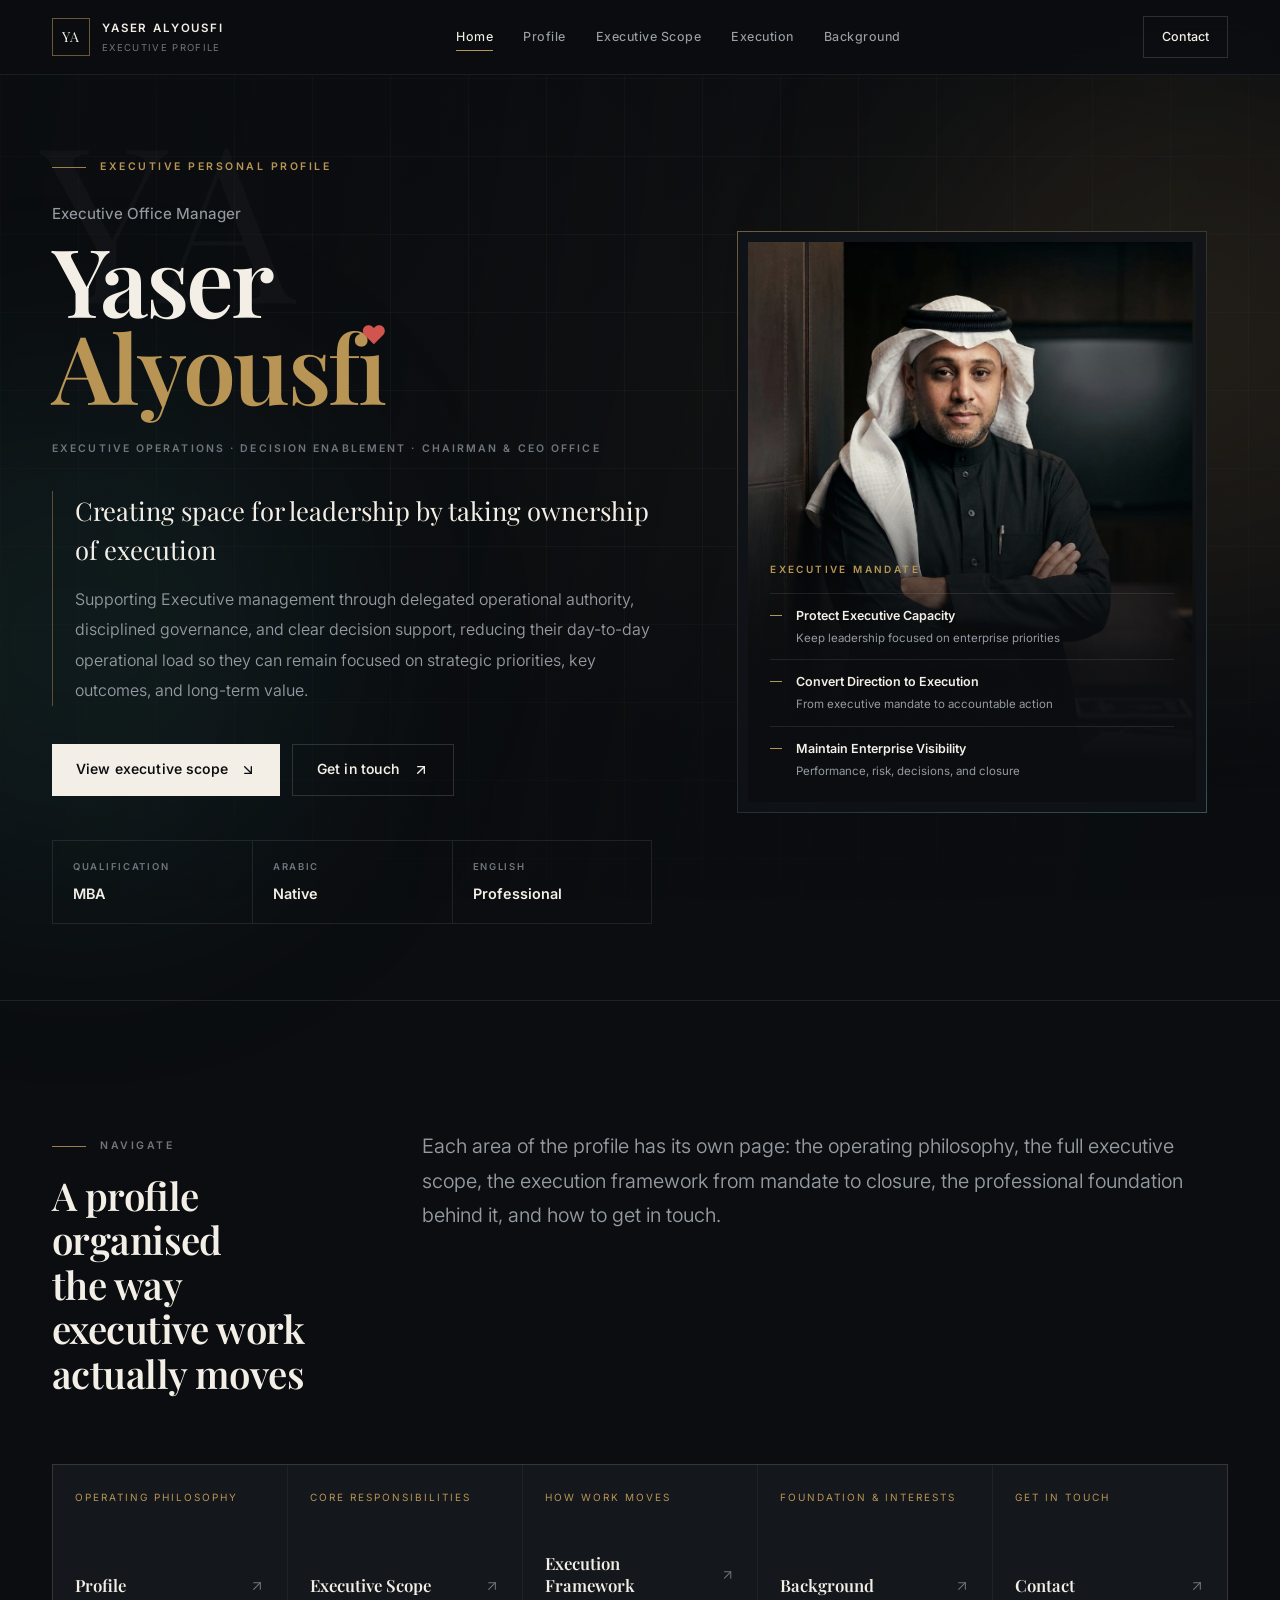
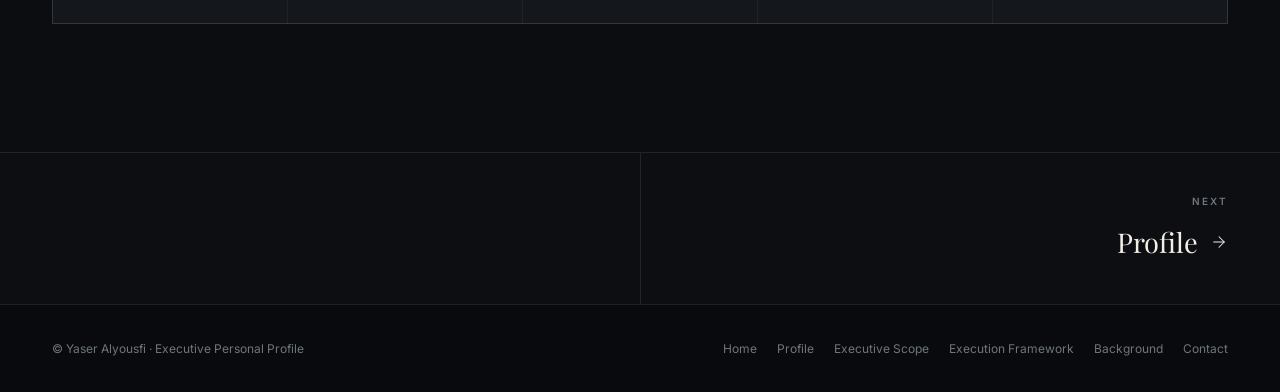
<file: index.html>
<!DOCTYPE html>
<html lang="en" dir="ltr">
<head>
<meta charset="utf-8">
<meta name="google-site-verification" content="k7AUHqNHs8llEsoFFJqwEybPej7fD4JRURA4iB3SpMQ">
<meta name="viewport" content="width=device-width, initial-scale=1">
<title>Yaser Alyousfi | Executive Governance & Strategic Execution</title>
<meta name="description" content="MBA-qualified Executive Office Manager focused on executive governance, Board and leadership alignment, strategic execution, performance visibility, and delegated operations.">
<meta name="author" content="Yaser Alyousfi">
<meta name="theme-color" content="#0b0d10">
<link rel="canonical" href="index.html">
<meta property="og:site_name" content="Yaser Alyousfi">
<meta property="og:title" content="Yaser Alyousfi | Executive Governance & Strategic Execution">
<meta property="og:description" content="MBA-qualified Executive Office Manager focused on executive governance, Board and leadership alignment, strategic execution, performance visibility, and delegated operations.">
<meta property="og:type" content="website">
<meta property="og:image" content="og-banner.png">
<meta property="og:image:alt" content="Yaser Alyousfi — Executive Operations, Board Affairs, AI &amp; Automation">
<meta name="twitter:card" content="summary_large_image">
<meta name="twitter:title" content="Yaser Alyousfi | Executive Governance & Strategic Execution">
<meta name="twitter:description" content="MBA-qualified Executive Office Manager focused on executive governance, Board and leadership alignment, strategic execution, performance visibility, and delegated operations.">
<meta name="twitter:image" content="og-banner.png">
<link rel="icon" href="favicon.svg" type="image/svg+xml">
<link rel="preconnect" href="https://fonts.googleapis.com">
<link rel="preconnect" href="https://fonts.gstatic.com" crossorigin>
<link rel="stylesheet" href="https://fonts.googleapis.com/css2?family=Inter:wght@300;400;500;600&family=Playfair+Display:ital,wght@0,500;0,600;0,700;1,500&display=swap">
<link rel="stylesheet" href="styles.css">
</head>
<body class="page-home">
<a class="skip-link" href="#main">Skip to content</a>
<div class="backdrop" aria-hidden="true"><img src="yaser-alyousfi-portrait.png" alt="" width="516" height="673" decoding="async"></div>
<span class="veil" aria-hidden="true"></span>
<header class="site-header">
  <div class="wrap header-inner">
    <a class="brand" href="index.html" aria-label="Yaser Alyousfi — home">
      <span class="brand-mark">YA</span>
      <span class="brand-text">
        <span class="brand-name">Yaser Alyousfi</span>
        <span class="brand-role">Executive Profile</span>
      </span>
    </a>
    <nav class="nav" aria-label="Primary"><a href="index.html" aria-current="page">Home</a><a href="profile.html">Profile</a><a href="scope.html">Executive Scope</a><a href="execution.html">Execution</a><a href="background.html">Background</a></nav>
    <a class="header-cta" href="contact.html">Contact</a>
    <button class="menu-btn" type="button" aria-expanded="false" aria-controls="mobile-nav" aria-label="Menu">
      <span></span><span></span>
    </button>
  </div>
</header>
<nav class="mobile-nav" id="mobile-nav" aria-label="Mobile" aria-hidden="true">
  <ol><li><a href="index.html" aria-current="page">Home</a></li><li><a href="profile.html">Profile</a></li><li><a href="scope.html">Executive Scope</a></li><li><a href="execution.html">Execution Framework</a></li><li><a href="background.html">Background</a></li><li><a href="contact.html">Contact</a></li></ol>
</nav>
<main id="main">
<section class="hero">
  <div class="grid-bg" aria-hidden="true"></div>
  <div class="glow glow--teal" aria-hidden="true"></div>
  <div class="glow glow--gold" aria-hidden="true"></div>
  <div class="wrap hero-grid">
    <div>
      <p class="eyebrow eyebrow--gold reveal">Executive Personal Profile</p>
      <div style="position:relative;margin-top:26px">
        <span class="hero-watermark" aria-hidden="true">YA</span>
        <p class="hero-role reveal d1">Executive Office Manager</p>
        <h1 class="display reveal d1">Yaser<span class="surname">Alyousf<span class="heart-i" aria-hidden="true">&#305;<span class="heart-dot">&#9829;</span></span><span class="sr-only">i</span></span></h1>
      </div>
      <p class="hero-kicker reveal d2">Executive Operations &middot; Decision Enablement &middot; Chairman &amp; CEO Office</p>
      <div class="hero-tagline reveal d2">
        <p>Creating space for leadership by taking ownership of execution</p>
        <p class="body" style="margin-top:16px;max-width:38rem">Supporting Executive management through delegated operational authority, disciplined governance, and clear decision support, reducing their day-to-day operational load so they can remain focused on strategic priorities, key outcomes, and long-term value.</p>
      </div>
      <div class="hero-actions reveal d3">
        <a class="btn btn--solid btn--down" href="scope.html">View executive scope <svg xmlns="http://www.w3.org/2000/svg" width="16" height="16" viewBox="0 0 24 24" fill="none" stroke="currentColor" stroke-width="2" stroke-linecap="round" stroke-linejoin="round" class="" aria-hidden="true"><path d="m7 7 10 10"/><path d="M17 7v10H7"/></svg></a>
        <a class="btn btn--ghost" href="contact.html">Get in touch <svg xmlns="http://www.w3.org/2000/svg" width="16" height="16" viewBox="0 0 24 24" fill="none" stroke="currentColor" stroke-width="2" stroke-linecap="round" stroke-linejoin="round" class="" aria-hidden="true"><path d="M7 7h10v10"/><path d="M7 17 17 7"/></svg></a>
      </div>
      <dl class="facts reveal d4">
        <div><dt>Qualification</dt><dd>MBA</dd></div>
        <div><dt>Arabic</dt><dd>Native</dd></div>
        <div><dt>English</dt><dd>Professional</dd></div>
      </dl>
    </div>
    <aside aria-label="Executive portrait and mandate">
      <div class="portrait reveal d2">
        <div class="portrait-frame">
          <img src="yaser-alyousfi-portrait.png" alt="Portrait of Yaser Alyousfi" width="516" height="673" fetchpriority="high">
          <div class="portrait-overlay">
            <p class="mandate-title">Executive mandate</p>
            <ul class="mandate">
              <li><span class="dash" aria-hidden="true"></span><span><b>Protect Executive Capacity</b><span class="t">Keep leadership focused on enterprise priorities</span></span></li>
              <li><span class="dash" aria-hidden="true"></span><span><b>Convert Direction to Execution</b><span class="t">From executive mandate to accountable action</span></span></li>
              <li><span class="dash" aria-hidden="true"></span><span><b>Maintain Enterprise Visibility</b><span class="t">Performance, risk, decisions, and closure</span></span></li>
            </ul>
          </div>
        </div>
      </div>
      <div class="portrait-caption reveal d3"><span>Delegated execution</span><span>Clarity / Control / Action</span></div>
    </aside>
  </div>
</section>

<section class="section">
  <div class="wrap">
    <div class="section-head">
      <div>
        <p class="eyebrow reveal">Navigate</p>
        <h2 class="h-lg reveal d1">A profile organised the way executive work actually moves</h2>
      </div>
      <p class="lede reveal d2">Each area of the profile has its own page: the operating philosophy, the full executive scope, the execution framework from mandate to closure, the professional foundation behind it, and how to get in touch.</p>
    </div>
    <div class="explore"><a href="profile.html" class="reveal d2"><span class="idx">Operating philosophy</span><span class="row"><h3>Profile</h3><svg xmlns="http://www.w3.org/2000/svg" width="16" height="16" viewBox="0 0 24 24" fill="none" stroke="currentColor" stroke-width="1.6" stroke-linecap="round" stroke-linejoin="round" class="arrow" aria-hidden="true"><path d="M7 7h10v10"/><path d="M7 17 17 7"/></svg></span></a><a href="scope.html" class="reveal d3"><span class="idx">Core responsibilities</span><span class="row"><h3>Executive Scope</h3><svg xmlns="http://www.w3.org/2000/svg" width="16" height="16" viewBox="0 0 24 24" fill="none" stroke="currentColor" stroke-width="1.6" stroke-linecap="round" stroke-linejoin="round" class="arrow" aria-hidden="true"><path d="M7 7h10v10"/><path d="M7 17 17 7"/></svg></span></a><a href="execution.html" class="reveal d4"><span class="idx">How work moves</span><span class="row"><h3>Execution Framework</h3><svg xmlns="http://www.w3.org/2000/svg" width="16" height="16" viewBox="0 0 24 24" fill="none" stroke="currentColor" stroke-width="1.6" stroke-linecap="round" stroke-linejoin="round" class="arrow" aria-hidden="true"><path d="M7 7h10v10"/><path d="M7 17 17 7"/></svg></span></a><a href="background.html" class="reveal"><span class="idx">Foundation & interests</span><span class="row"><h3>Background</h3><svg xmlns="http://www.w3.org/2000/svg" width="16" height="16" viewBox="0 0 24 24" fill="none" stroke="currentColor" stroke-width="1.6" stroke-linecap="round" stroke-linejoin="round" class="arrow" aria-hidden="true"><path d="M7 7h10v10"/><path d="M7 17 17 7"/></svg></span></a><a href="contact.html" class="reveal d2"><span class="idx">Get in touch</span><span class="row"><h3>Contact</h3><svg xmlns="http://www.w3.org/2000/svg" width="16" height="16" viewBox="0 0 24 24" fill="none" stroke="currentColor" stroke-width="1.6" stroke-linecap="round" stroke-linejoin="round" class="arrow" aria-hidden="true"><path d="M7 7h10v10"/><path d="M7 17 17 7"/></svg></span></a></div>
  </div>
</section>
<nav class="pager" aria-label="Page navigation"><div class="wrap pager-row"><span class="spacer" aria-hidden="true"></span><a class="next" href="profile.html"><span class="dir">Next</span><span class="ttl">Profile <svg xmlns="http://www.w3.org/2000/svg" width="18" height="18" viewBox="0 0 24 24" fill="none" stroke="currentColor" stroke-width="1.4" stroke-linecap="round" stroke-linejoin="round" class="" aria-hidden="true"><path d="M5 12h14"/><path d="m12 5 7 7-7 7"/></svg></span></a></div></nav></main><footer class="site-footer">
  <div class="wrap footer-inner">
    <span>&copy; Yaser Alyousfi &middot; Executive Personal Profile</span>
    <nav class="footer-nav" aria-label="Footer"><a href="index.html">Home</a><a href="profile.html">Profile</a><a href="scope.html">Executive Scope</a><a href="execution.html">Execution Framework</a><a href="background.html">Background</a><a href="contact.html">Contact</a></nav>
  </div>
</footer>
<script src="app.js" defer></script>
</body>
</html>
</file>
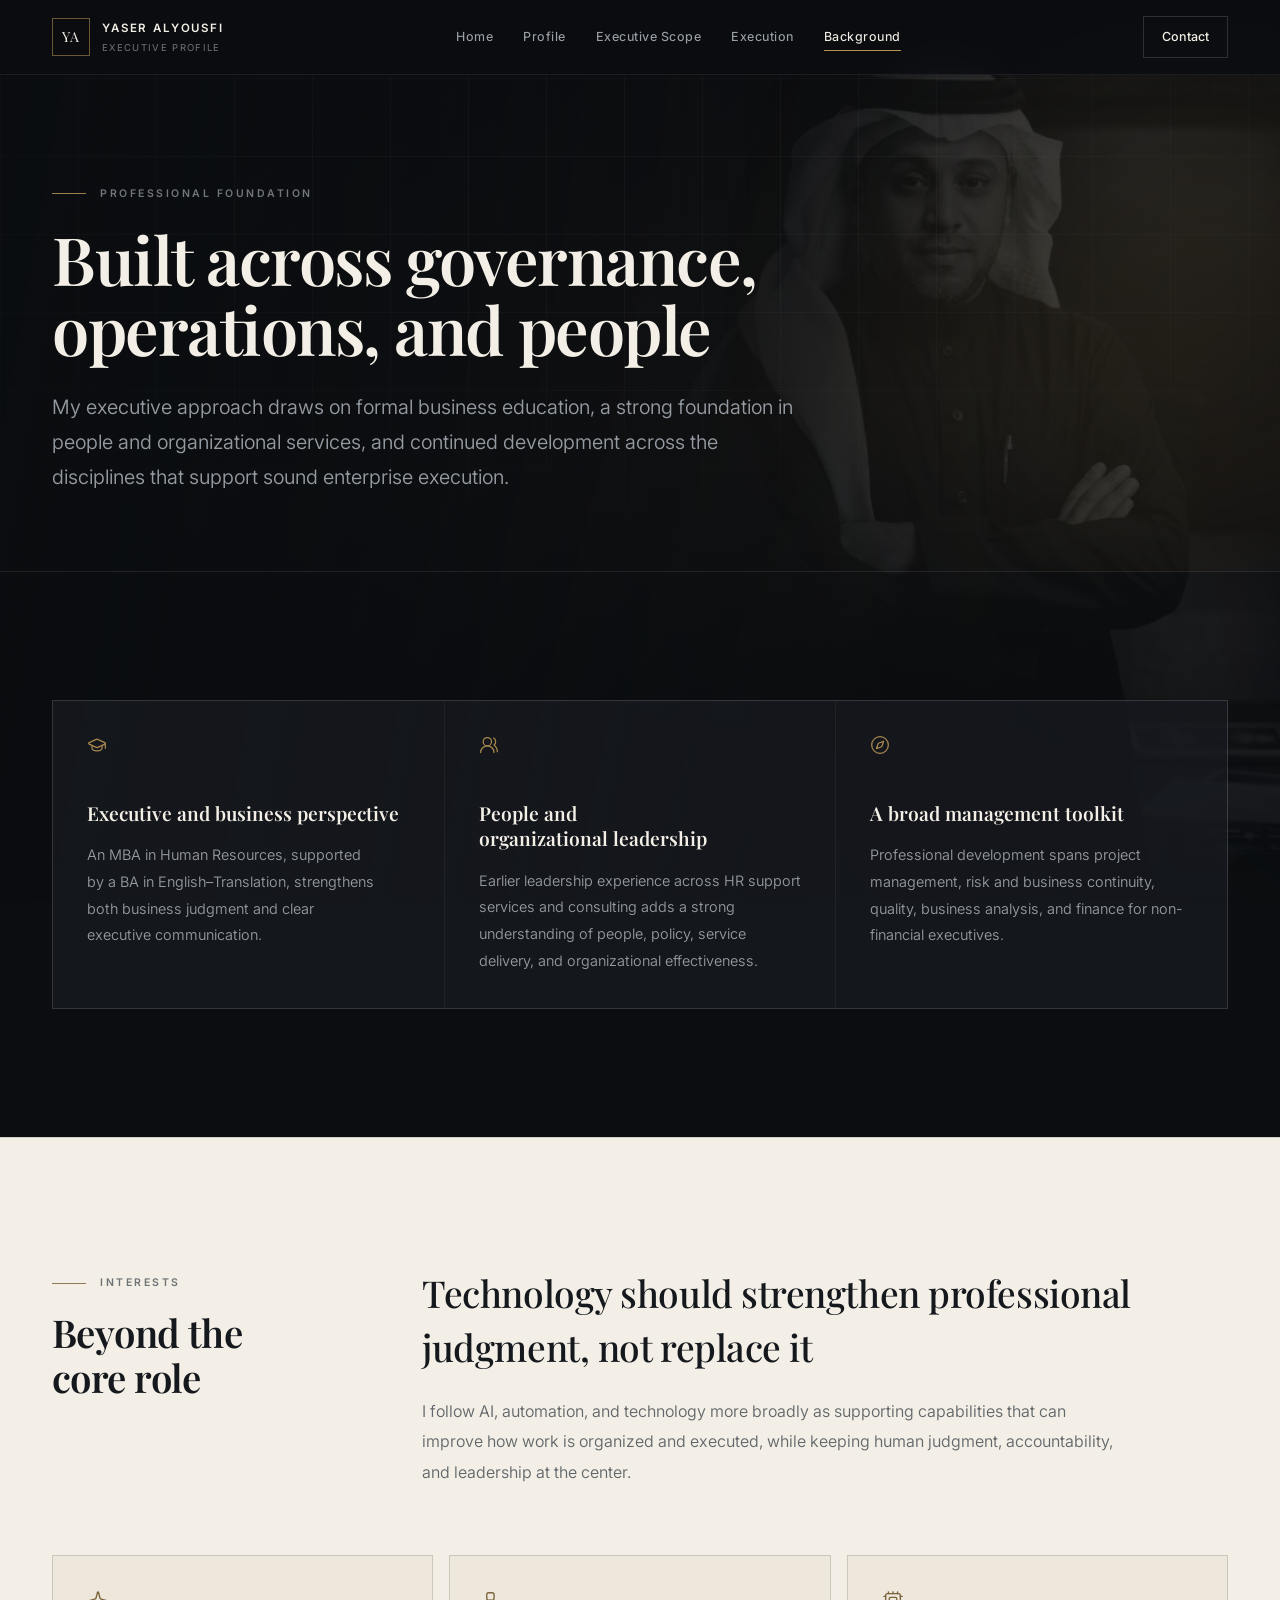
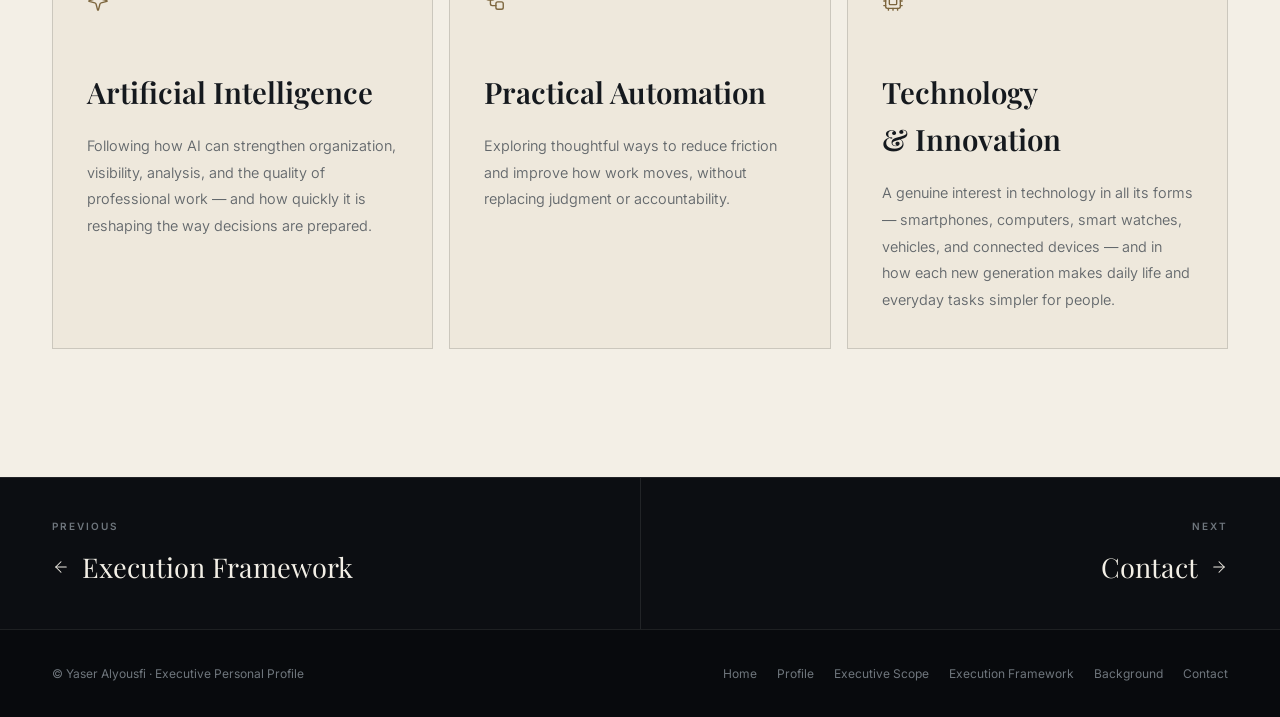
<file: background.html>
<!DOCTYPE html>
<html lang="en" dir="ltr">
<head>
<meta charset="utf-8">
<meta name="viewport" content="width=device-width, initial-scale=1">
<title>Background | Yaser Alyousfi</title>
<meta name="description" content="Professional foundation across business education, people and organizational services, and continued development, plus interests in AI, automation, and technology.">
<meta name="author" content="Yaser Alyousfi">
<meta name="theme-color" content="#0b0d10">
<link rel="canonical" href="background.html">
<meta property="og:site_name" content="Yaser Alyousfi">
<meta property="og:title" content="Background | Yaser Alyousfi">
<meta property="og:description" content="Professional foundation across business education, people and organizational services, and continued development, plus interests in AI, automation, and technology.">
<meta property="og:type" content="website">
<meta property="og:image" content="og-banner.png">
<meta property="og:image:alt" content="Yaser Alyousfi — Executive Operations, Board Affairs, AI &amp; Automation">
<meta name="twitter:card" content="summary_large_image">
<meta name="twitter:title" content="Background | Yaser Alyousfi">
<meta name="twitter:description" content="Professional foundation across business education, people and organizational services, and continued development, plus interests in AI, automation, and technology.">
<meta name="twitter:image" content="og-banner.png">
<link rel="icon" href="favicon.svg" type="image/svg+xml">
<link rel="preconnect" href="https://fonts.googleapis.com">
<link rel="preconnect" href="https://fonts.gstatic.com" crossorigin>
<link rel="stylesheet" href="https://fonts.googleapis.com/css2?family=Inter:wght@300;400;500;600&family=Playfair+Display:ital,wght@0,500;0,600;0,700;1,500&display=swap">
<link rel="stylesheet" href="styles.css">
</head>
<body class="page-inner">
<a class="skip-link" href="#main">Skip to content</a>
<div class="backdrop" aria-hidden="true"><img src="yaser-alyousfi-portrait.png" alt="" width="516" height="673" decoding="async"></div>
<span class="veil" aria-hidden="true"></span>
<header class="site-header">
  <div class="wrap header-inner">
    <a class="brand" href="index.html" aria-label="Yaser Alyousfi — home">
      <span class="brand-mark">YA</span>
      <span class="brand-text">
        <span class="brand-name">Yaser Alyousfi</span>
        <span class="brand-role">Executive Profile</span>
      </span>
    </a>
    <nav class="nav" aria-label="Primary"><a href="index.html">Home</a><a href="profile.html">Profile</a><a href="scope.html">Executive Scope</a><a href="execution.html">Execution</a><a href="background.html" aria-current="page">Background</a></nav>
    <a class="header-cta" href="contact.html">Contact</a>
    <button class="menu-btn" type="button" aria-expanded="false" aria-controls="mobile-nav" aria-label="Menu">
      <span></span><span></span>
    </button>
  </div>
</header>
<nav class="mobile-nav" id="mobile-nav" aria-label="Mobile" aria-hidden="true">
  <ol><li><a href="index.html">Home</a></li><li><a href="profile.html">Profile</a></li><li><a href="scope.html">Executive Scope</a></li><li><a href="execution.html">Execution Framework</a></li><li><a href="background.html" aria-current="page">Background</a></li><li><a href="contact.html">Contact</a></li></ol>
</nav>
<main id="main"><section class="page-hero">
  <div class="grid-bg" aria-hidden="true"></div><div class="glow glow--gold" aria-hidden="true"></div>
  <div class="wrap">
    <p class="eyebrow reveal">Professional Foundation</p>
    <h1 class="h-xl reveal d1">Built across governance, operations, and people</h1>
    <p class="lede reveal d2">My executive approach draws on formal business education, a strong foundation in people and organizational services, and continued development across the disciplines that support sound enterprise execution.</p>
  </div>
</section>
<section class="section">
  <div class="wrap">
    <div class="grid-cards grid-cards--3"><article class="card reveal"><svg xmlns="http://www.w3.org/2000/svg" width="20" height="20" viewBox="0 0 24 24" fill="none" stroke="currentColor" stroke-width="1.5" stroke-linecap="round" stroke-linejoin="round" class="card-icon" aria-hidden="true"><path d="M21.42 10.922a1 1 0 0 0-.019-1.838L12.83 5.18a2 2 0 0 0-1.66 0L2.6 9.08a1 1 0 0 0 0 1.832l8.57 3.908a2 2 0 0 0 1.66 0z"/><path d="M22 10v6"/><path d="M6 12.5V16a6 3 0 0 0 12 0v-3.5"/></svg><h3>Executive and business perspective</h3><p>An MBA in Human Resources, supported by a BA in English&ndash;Translation, strengthens both business judgment and clear executive communication.</p></article><article class="card reveal d2"><svg xmlns="http://www.w3.org/2000/svg" width="20" height="20" viewBox="0 0 24 24" fill="none" stroke="currentColor" stroke-width="1.5" stroke-linecap="round" stroke-linejoin="round" class="card-icon" aria-hidden="true"><path d="M18 21a8 8 0 0 0-16 0"/><circle cx="10" cy="8" r="5"/><path d="M22 20c0-3.37-2-6.5-4-8a5 5 0 0 0-.45-8.3"/></svg><h3>People and organizational leadership</h3><p>Earlier leadership experience across HR support services and consulting adds a strong understanding of people, policy, service delivery, and organizational effectiveness.</p></article><article class="card reveal d3"><svg xmlns="http://www.w3.org/2000/svg" width="20" height="20" viewBox="0 0 24 24" fill="none" stroke="currentColor" stroke-width="1.5" stroke-linecap="round" stroke-linejoin="round" class="card-icon" aria-hidden="true"><path d="m16.24 7.76-1.804 5.411a2 2 0 0 1-1.265 1.265L7.76 16.24l1.804-5.411a2 2 0 0 1 1.265-1.265z"/><circle cx="12" cy="12" r="10"/></svg><h3>A broad management toolkit</h3><p>Professional development spans project management, risk and business continuity, quality, business analysis, and finance for non-financial executives.</p></article></div>
  </div>
</section>

<section class="section section--light">
  <div class="wrap">
    <div class="section-head">
      <div>
        <p class="eyebrow reveal">Interests</p>
        <h2 class="h-lg reveal d1">Beyond the core role</h2>
      </div>
      <div>
        <p class="statement reveal d1">Technology should strengthen professional judgment, not replace it</p>
        <p class="body reveal d2" style="margin-top:22px;max-width:44rem">I follow AI, automation, and technology more broadly as supporting capabilities that can improve how work is organized and executed, while keeping human judgment, accountability, and leadership at the center.</p>
      </div>
    </div>
    <div class="interests"><article class="interest reveal"><svg xmlns="http://www.w3.org/2000/svg" width="22" height="22" viewBox="0 0 24 24" fill="none" stroke="currentColor" stroke-width="1.5" stroke-linecap="round" stroke-linejoin="round" class="" aria-hidden="true"><path d="M9.937 15.5A2 2 0 0 0 8.5 14.063l-6.135-1.582a.5.5 0 0 1 0-.962L8.5 9.936A2 2 0 0 0 9.937 8.5l1.582-6.135a.5.5 0 0 1 .963 0L14.063 8.5A2 2 0 0 0 15.5 9.937l6.135 1.581a.5.5 0 0 1 0 .964L15.5 14.063a2 2 0 0 0-1.437 1.437l-1.582 6.135a.5.5 0 0 1-.963 0z"/></svg><h3>Artificial Intelligence</h3><p>Following how AI can strengthen organization, visibility, analysis, and the quality of professional work &mdash; and how quickly it is reshaping the way decisions are prepared.</p></article><article class="interest reveal d2"><svg xmlns="http://www.w3.org/2000/svg" width="22" height="22" viewBox="0 0 24 24" fill="none" stroke="currentColor" stroke-width="1.5" stroke-linecap="round" stroke-linejoin="round" class="" aria-hidden="true"><rect width="8" height="8" x="3" y="3" rx="2"/><path d="M7 11v4a2 2 0 0 0 2 2h4"/><rect width="8" height="8" x="13" y="13" rx="2"/></svg><h3>Practical Automation</h3><p>Exploring thoughtful ways to reduce friction and improve how work moves, without replacing judgment or accountability.</p></article><article class="interest reveal d3"><svg xmlns="http://www.w3.org/2000/svg" width="22" height="22" viewBox="0 0 24 24" fill="none" stroke="currentColor" stroke-width="1.5" stroke-linecap="round" stroke-linejoin="round" class="" aria-hidden="true"><path d="M12 20v2"/><path d="M12 2v2"/><path d="M17 20v2"/><path d="M17 2v2"/><path d="M2 12h2"/><path d="M2 17h2"/><path d="M2 7h2"/><path d="M20 12h2"/><path d="M20 17h2"/><path d="M20 7h2"/><path d="M7 20v2"/><path d="M7 2v2"/><rect x="4" y="4" width="16" height="16" rx="2"/><rect x="8" y="8" width="8" height="8" rx="1"/></svg><h3>Technology &amp; Innovation</h3><p>A genuine interest in technology in all its forms &mdash; smartphones, computers, smart watches, vehicles, and connected devices &mdash; and in how each new generation makes daily life and everyday tasks simpler for people.</p></article></div>
  </div>
</section>
<nav class="pager" aria-label="Page navigation"><div class="wrap pager-row"><a class="prev" href="execution.html"><span class="dir">Previous</span><span class="ttl"><svg xmlns="http://www.w3.org/2000/svg" width="18" height="18" viewBox="0 0 24 24" fill="none" stroke="currentColor" stroke-width="1.4" stroke-linecap="round" stroke-linejoin="round" class="" aria-hidden="true"><path d="m12 19-7-7 7-7"/><path d="M19 12H5"/></svg> Execution Framework</span></a><a class="next" href="contact.html"><span class="dir">Next</span><span class="ttl">Contact <svg xmlns="http://www.w3.org/2000/svg" width="18" height="18" viewBox="0 0 24 24" fill="none" stroke="currentColor" stroke-width="1.4" stroke-linecap="round" stroke-linejoin="round" class="" aria-hidden="true"><path d="M5 12h14"/><path d="m12 5 7 7-7 7"/></svg></span></a></div></nav></main><footer class="site-footer">
  <div class="wrap footer-inner">
    <span>&copy; Yaser Alyousfi &middot; Executive Personal Profile</span>
    <nav class="footer-nav" aria-label="Footer"><a href="index.html">Home</a><a href="profile.html">Profile</a><a href="scope.html">Executive Scope</a><a href="execution.html">Execution Framework</a><a href="background.html">Background</a><a href="contact.html">Contact</a></nav>
  </div>
</footer>
<script src="app.js" defer></script>
</body>
</html>
</file>
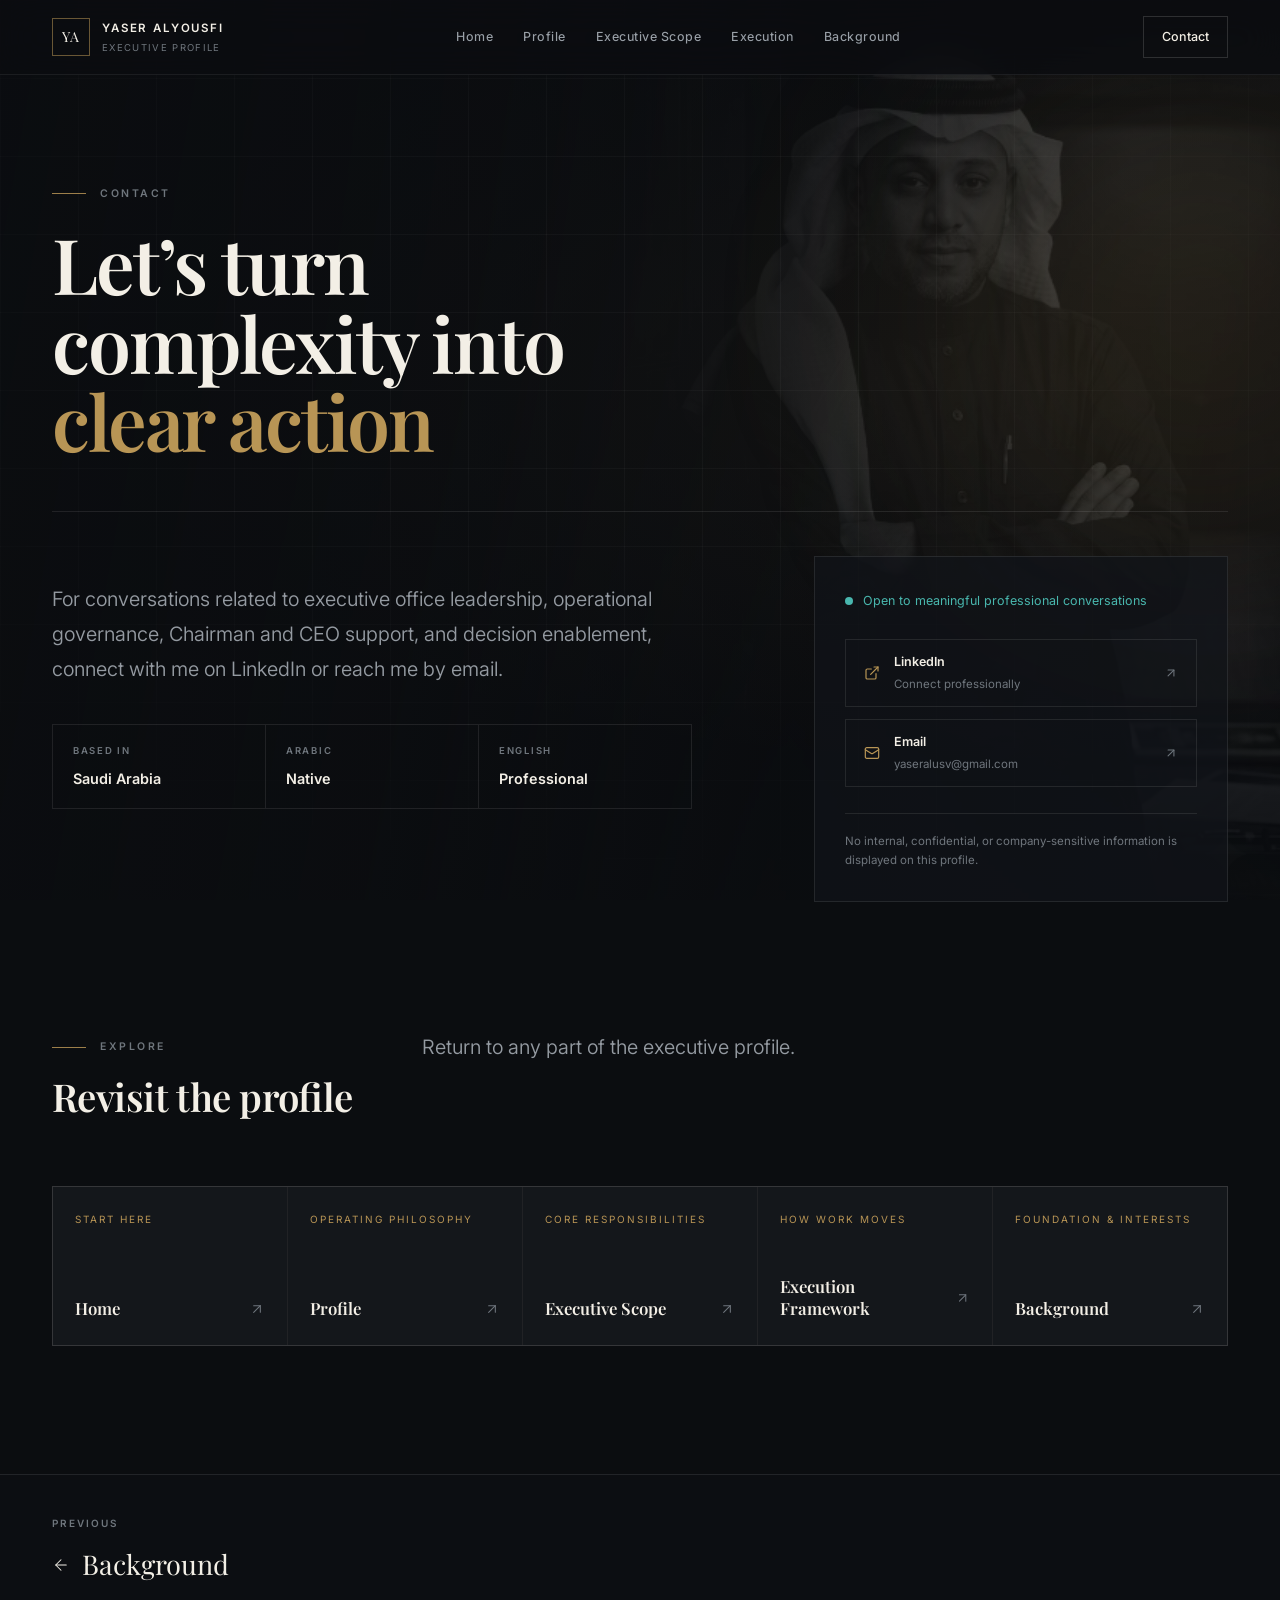
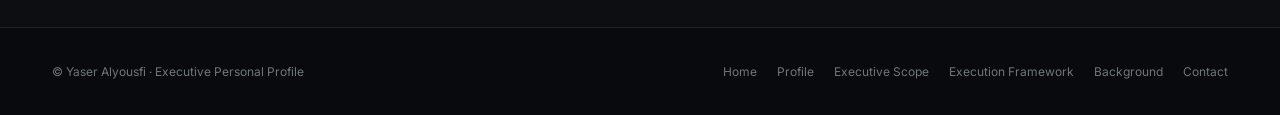
<file: contact.html>
<!DOCTYPE html>
<html lang="en" dir="ltr">
<head>
<meta charset="utf-8">
<meta name="viewport" content="width=device-width, initial-scale=1">
<title>Contact | Yaser Alyousfi</title>
<meta name="description" content="Connect for conversations on executive office leadership, operational governance, Chairman and CEO support, and decision enablement.">
<meta name="author" content="Yaser Alyousfi">
<meta name="theme-color" content="#0b0d10">
<link rel="canonical" href="contact.html">
<meta property="og:site_name" content="Yaser Alyousfi">
<meta property="og:title" content="Contact | Yaser Alyousfi">
<meta property="og:description" content="Connect for conversations on executive office leadership, operational governance, Chairman and CEO support, and decision enablement.">
<meta property="og:type" content="website">
<meta property="og:image" content="og-banner.png">
<meta property="og:image:alt" content="Yaser Alyousfi — Executive Operations, Board Affairs, AI &amp; Automation">
<meta name="twitter:card" content="summary_large_image">
<meta name="twitter:title" content="Contact | Yaser Alyousfi">
<meta name="twitter:description" content="Connect for conversations on executive office leadership, operational governance, Chairman and CEO support, and decision enablement.">
<meta name="twitter:image" content="og-banner.png">
<link rel="icon" href="favicon.svg" type="image/svg+xml">
<link rel="preconnect" href="https://fonts.googleapis.com">
<link rel="preconnect" href="https://fonts.gstatic.com" crossorigin>
<link rel="stylesheet" href="https://fonts.googleapis.com/css2?family=Inter:wght@300;400;500;600&family=Playfair+Display:ital,wght@0,500;0,600;0,700;1,500&display=swap">
<link rel="stylesheet" href="styles.css">
</head>
<body class="page-inner">
<a class="skip-link" href="#main">Skip to content</a>
<div class="backdrop" aria-hidden="true"><img src="yaser-alyousfi-portrait.png" alt="" width="516" height="673" decoding="async"></div>
<span class="veil" aria-hidden="true"></span>
<header class="site-header">
  <div class="wrap header-inner">
    <a class="brand" href="index.html" aria-label="Yaser Alyousfi — home">
      <span class="brand-mark">YA</span>
      <span class="brand-text">
        <span class="brand-name">Yaser Alyousfi</span>
        <span class="brand-role">Executive Profile</span>
      </span>
    </a>
    <nav class="nav" aria-label="Primary"><a href="index.html">Home</a><a href="profile.html">Profile</a><a href="scope.html">Executive Scope</a><a href="execution.html">Execution</a><a href="background.html">Background</a></nav>
    <a class="header-cta" href="contact.html" aria-current="page">Contact</a>
    <button class="menu-btn" type="button" aria-expanded="false" aria-controls="mobile-nav" aria-label="Menu">
      <span></span><span></span>
    </button>
  </div>
</header>
<nav class="mobile-nav" id="mobile-nav" aria-label="Mobile" aria-hidden="true">
  <ol><li><a href="index.html">Home</a></li><li><a href="profile.html">Profile</a></li><li><a href="scope.html">Executive Scope</a></li><li><a href="execution.html">Execution Framework</a></li><li><a href="background.html">Background</a></li><li><a href="contact.html" aria-current="page">Contact</a></li></ol>
</nav>
<main id="main">
<section class="page-hero" style="padding-bottom:0;border-bottom:0">
  <div class="grid-bg" aria-hidden="true"></div>
  <div class="glow glow--gold" aria-hidden="true"></div>
  <div class="wrap">
    <p class="eyebrow reveal">Contact</p>
    <h1 class="display reveal d1" style="margin-top:22px;max-width:14ch;font-size:clamp(2.6rem,6vw,5.4rem);line-height:1.02">Let&rsquo;s turn complexity into <span class="gold">clear action</span></h1>
    <div class="contact-grid">
      <div>
        <p class="lede reveal d2" style="max-width:52ch">For conversations related to executive office leadership, operational governance, Chairman and CEO support, and decision enablement, connect with me on LinkedIn or reach me by email.</p>
        <dl class="facts reveal d3" style="margin-top:38px">
          <div><dt>Based in</dt><dd>Saudi Arabia</dd></div>
          <div><dt>Arabic</dt><dd>Native</dd></div>
          <div><dt>English</dt><dd>Professional</dd></div>
        </dl>
      </div>
      <aside class="contact-card reveal d2">
        <p class="status"><span class="pulse" aria-hidden="true"></span> Open to meaningful professional conversations</p>
        <div class="contact-links">
          <a class="contact-link" href="https://www.linkedin.com/in/yaser-alyousfi/" target="_blank" rel="noreferrer">
            <span class="lhs"><svg xmlns="http://www.w3.org/2000/svg" width="16" height="16" viewBox="0 0 24 24" fill="none" stroke="currentColor" stroke-width="1.8" stroke-linecap="round" stroke-linejoin="round" class="" aria-hidden="true"><path d="M15 3h6v6"/><path d="M10 14 21 3"/><path d="M18 13v6a2 2 0 0 1-2 2H5a2 2 0 0 1-2-2V8a2 2 0 0 1 2-2h6"/></svg><span><b>LinkedIn</b><span class="t">Connect professionally</span></span></span>
            <svg xmlns="http://www.w3.org/2000/svg" width="14" height="14" viewBox="0 0 24 24" fill="none" stroke="currentColor" stroke-width="1.8" stroke-linecap="round" stroke-linejoin="round" class="arrow" aria-hidden="true"><path d="M7 7h10v10"/><path d="M7 17 17 7"/></svg>
          </a>
          <a class="contact-link" href="mailto:yaseralusv@gmail.com">
            <span class="lhs"><svg xmlns="http://www.w3.org/2000/svg" width="16" height="16" viewBox="0 0 24 24" fill="none" stroke="currentColor" stroke-width="1.8" stroke-linecap="round" stroke-linejoin="round" class="" aria-hidden="true"><path d="m22 7-8.991 5.727a2 2 0 0 1-2.009 0L2 7"/><rect x="2" y="4" width="20" height="16" rx="2"/></svg><span><b>Email</b><span class="t">yaseralusv@gmail.com</span></span></span>
            <svg xmlns="http://www.w3.org/2000/svg" width="14" height="14" viewBox="0 0 24 24" fill="none" stroke="currentColor" stroke-width="1.8" stroke-linecap="round" stroke-linejoin="round" class="arrow" aria-hidden="true"><path d="M7 7h10v10"/><path d="M7 17 17 7"/></svg>
          </a>
        </div>
        <p class="contact-note">No internal, confidential, or company-sensitive information is displayed on this profile.</p>
      </aside>
    </div>
  </div>
</section>

<section class="section">
  <div class="wrap">
    <div class="section-head">
      <div>
        <p class="eyebrow reveal">Explore</p>
        <h2 class="h-lg reveal d1">Revisit the profile</h2>
      </div>
      <p class="lede reveal d2">Return to any part of the executive profile.</p>
    </div>
    <div class="explore"><a href="index.html" class="reveal"><span class="idx">Start here</span><span class="row"><h3>Home</h3><svg xmlns="http://www.w3.org/2000/svg" width="16" height="16" viewBox="0 0 24 24" fill="none" stroke="currentColor" stroke-width="1.6" stroke-linecap="round" stroke-linejoin="round" class="arrow" aria-hidden="true"><path d="M7 7h10v10"/><path d="M7 17 17 7"/></svg></span></a><a href="profile.html" class="reveal d2"><span class="idx">Operating philosophy</span><span class="row"><h3>Profile</h3><svg xmlns="http://www.w3.org/2000/svg" width="16" height="16" viewBox="0 0 24 24" fill="none" stroke="currentColor" stroke-width="1.6" stroke-linecap="round" stroke-linejoin="round" class="arrow" aria-hidden="true"><path d="M7 7h10v10"/><path d="M7 17 17 7"/></svg></span></a><a href="scope.html" class="reveal d3"><span class="idx">Core responsibilities</span><span class="row"><h3>Executive Scope</h3><svg xmlns="http://www.w3.org/2000/svg" width="16" height="16" viewBox="0 0 24 24" fill="none" stroke="currentColor" stroke-width="1.6" stroke-linecap="round" stroke-linejoin="round" class="arrow" aria-hidden="true"><path d="M7 7h10v10"/><path d="M7 17 17 7"/></svg></span></a><a href="execution.html" class="reveal d4"><span class="idx">How work moves</span><span class="row"><h3>Execution Framework</h3><svg xmlns="http://www.w3.org/2000/svg" width="16" height="16" viewBox="0 0 24 24" fill="none" stroke="currentColor" stroke-width="1.6" stroke-linecap="round" stroke-linejoin="round" class="arrow" aria-hidden="true"><path d="M7 7h10v10"/><path d="M7 17 17 7"/></svg></span></a><a href="background.html" class="reveal"><span class="idx">Foundation & interests</span><span class="row"><h3>Background</h3><svg xmlns="http://www.w3.org/2000/svg" width="16" height="16" viewBox="0 0 24 24" fill="none" stroke="currentColor" stroke-width="1.6" stroke-linecap="round" stroke-linejoin="round" class="arrow" aria-hidden="true"><path d="M7 7h10v10"/><path d="M7 17 17 7"/></svg></span></a></div>
  </div>
</section>
<nav class="pager" aria-label="Page navigation"><div class="wrap pager-row"><a class="prev" href="background.html"><span class="dir">Previous</span><span class="ttl"><svg xmlns="http://www.w3.org/2000/svg" width="18" height="18" viewBox="0 0 24 24" fill="none" stroke="currentColor" stroke-width="1.4" stroke-linecap="round" stroke-linejoin="round" class="" aria-hidden="true"><path d="m12 19-7-7 7-7"/><path d="M19 12H5"/></svg> Background</span></a><span class="spacer" aria-hidden="true"></span></div></nav></main><footer class="site-footer">
  <div class="wrap footer-inner">
    <span>&copy; Yaser Alyousfi &middot; Executive Personal Profile</span>
    <nav class="footer-nav" aria-label="Footer"><a href="index.html">Home</a><a href="profile.html">Profile</a><a href="scope.html">Executive Scope</a><a href="execution.html">Execution Framework</a><a href="background.html">Background</a><a href="contact.html">Contact</a></nav>
  </div>
</footer>
<script src="app.js" defer></script>
</body>
</html>
</file>
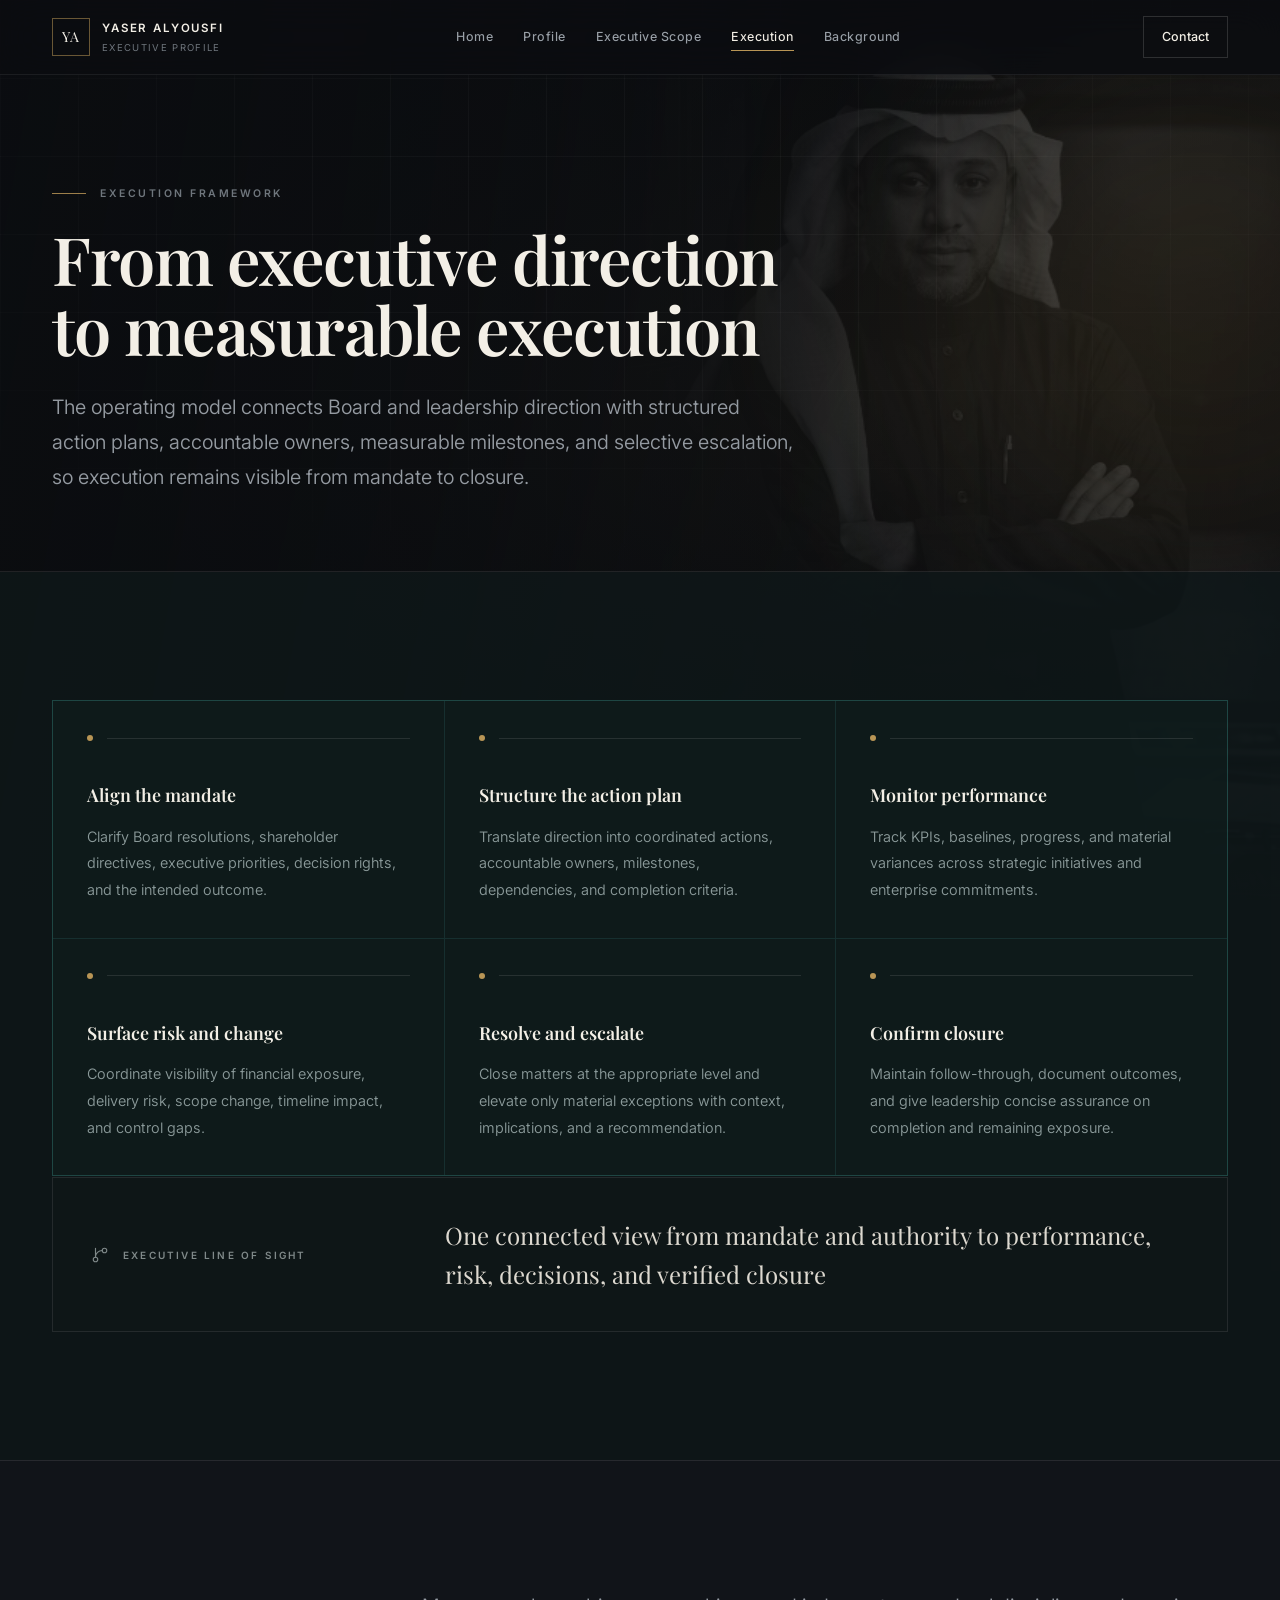
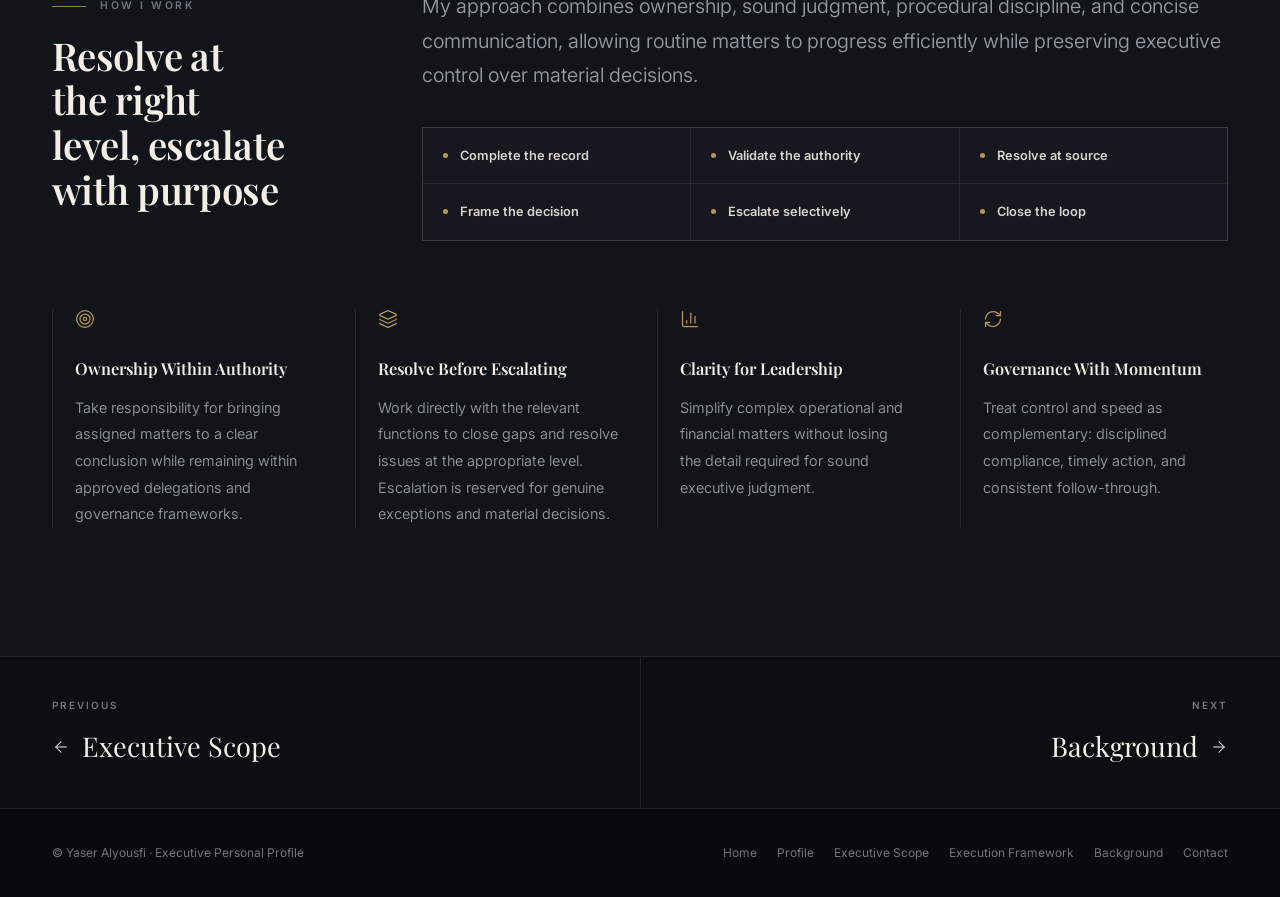
<file: execution.html>
<!DOCTYPE html>
<html lang="en" dir="ltr">
<head>
<meta charset="utf-8">
<meta name="viewport" content="width=device-width, initial-scale=1">
<title>Execution Framework | Yaser Alyousfi</title>
<meta name="description" content="From executive direction to measurable execution: mandate, action plan, performance, risk, resolution, and verified closure.">
<meta name="author" content="Yaser Alyousfi">
<meta name="theme-color" content="#0b0d10">
<link rel="canonical" href="execution.html">
<meta property="og:site_name" content="Yaser Alyousfi">
<meta property="og:title" content="Execution Framework | Yaser Alyousfi">
<meta property="og:description" content="From executive direction to measurable execution: mandate, action plan, performance, risk, resolution, and verified closure.">
<meta property="og:type" content="website">
<meta property="og:image" content="og-banner.png">
<meta property="og:image:alt" content="Yaser Alyousfi — Executive Operations, Board Affairs, AI &amp; Automation">
<meta name="twitter:card" content="summary_large_image">
<meta name="twitter:title" content="Execution Framework | Yaser Alyousfi">
<meta name="twitter:description" content="From executive direction to measurable execution: mandate, action plan, performance, risk, resolution, and verified closure.">
<meta name="twitter:image" content="og-banner.png">
<link rel="icon" href="favicon.svg" type="image/svg+xml">
<link rel="preconnect" href="https://fonts.googleapis.com">
<link rel="preconnect" href="https://fonts.gstatic.com" crossorigin>
<link rel="stylesheet" href="https://fonts.googleapis.com/css2?family=Inter:wght@300;400;500;600&family=Playfair+Display:ital,wght@0,500;0,600;0,700;1,500&display=swap">
<link rel="stylesheet" href="styles.css">
</head>
<body class="page-inner">
<a class="skip-link" href="#main">Skip to content</a>
<div class="backdrop" aria-hidden="true"><img src="yaser-alyousfi-portrait.png" alt="" width="516" height="673" decoding="async"></div>
<span class="veil" aria-hidden="true"></span>
<header class="site-header">
  <div class="wrap header-inner">
    <a class="brand" href="index.html" aria-label="Yaser Alyousfi — home">
      <span class="brand-mark">YA</span>
      <span class="brand-text">
        <span class="brand-name">Yaser Alyousfi</span>
        <span class="brand-role">Executive Profile</span>
      </span>
    </a>
    <nav class="nav" aria-label="Primary"><a href="index.html">Home</a><a href="profile.html">Profile</a><a href="scope.html">Executive Scope</a><a href="execution.html" aria-current="page">Execution</a><a href="background.html">Background</a></nav>
    <a class="header-cta" href="contact.html">Contact</a>
    <button class="menu-btn" type="button" aria-expanded="false" aria-controls="mobile-nav" aria-label="Menu">
      <span></span><span></span>
    </button>
  </div>
</header>
<nav class="mobile-nav" id="mobile-nav" aria-label="Mobile" aria-hidden="true">
  <ol><li><a href="index.html">Home</a></li><li><a href="profile.html">Profile</a></li><li><a href="scope.html">Executive Scope</a></li><li><a href="execution.html" aria-current="page">Execution Framework</a></li><li><a href="background.html">Background</a></li><li><a href="contact.html">Contact</a></li></ol>
</nav>
<main id="main"><section class="page-hero">
  <div class="grid-bg" aria-hidden="true"></div><div class="glow glow--gold" aria-hidden="true"></div>
  <div class="wrap">
    <p class="eyebrow reveal">Execution Framework</p>
    <h1 class="h-xl reveal d1">From executive direction to measurable execution</h1>
    <p class="lede reveal d2">The operating model connects Board and leadership direction with structured action plans, accountable owners, measurable milestones, and selective escalation, so execution remains visible from mandate to closure.</p>
  </div>
</section>
<section class="section section--tint-c">
  <div class="wrap">
    <div class="steps"><article class="step reveal"><div class="step-rule"><span class="dot" aria-hidden="true"></span><span class="line" aria-hidden="true"></span></div><h3>Align the mandate</h3><p>Clarify Board resolutions, shareholder directives, executive priorities, decision rights, and the intended outcome.</p></article><article class="step reveal d2"><div class="step-rule"><span class="dot" aria-hidden="true"></span><span class="line" aria-hidden="true"></span></div><h3>Structure the action plan</h3><p>Translate direction into coordinated actions, accountable owners, milestones, dependencies, and completion criteria.</p></article><article class="step reveal d3"><div class="step-rule"><span class="dot" aria-hidden="true"></span><span class="line" aria-hidden="true"></span></div><h3>Monitor performance</h3><p>Track KPIs, baselines, progress, and material variances across strategic initiatives and enterprise commitments.</p></article><article class="step reveal d4"><div class="step-rule"><span class="dot" aria-hidden="true"></span><span class="line" aria-hidden="true"></span></div><h3>Surface risk and change</h3><p>Coordinate visibility of financial exposure, delivery risk, scope change, timeline impact, and control gaps.</p></article><article class="step reveal"><div class="step-rule"><span class="dot" aria-hidden="true"></span><span class="line" aria-hidden="true"></span></div><h3>Resolve and escalate</h3><p>Close matters at the appropriate level and elevate only material exceptions with context, implications, and a recommendation.</p></article><article class="step reveal d2"><div class="step-rule"><span class="dot" aria-hidden="true"></span><span class="line" aria-hidden="true"></span></div><h3>Confirm closure</h3><p>Maintain follow-through, document outcomes, and give leadership concise assurance on completion and remaining exposure.</p></article></div>
    <div class="callout reveal">
      <div class="callout-label"><svg xmlns="http://www.w3.org/2000/svg" width="18" height="18" viewBox="0 0 24 24" fill="none" stroke="currentColor" stroke-width="1.5" stroke-linecap="round" stroke-linejoin="round" class="" aria-hidden="true"><path d="M15 6a9 9 0 0 0-9 9V3"/><circle cx="18" cy="6" r="3"/><circle cx="6" cy="18" r="3"/></svg> Executive line of sight</div>
      <p>One connected view from mandate and authority to performance, risk, decisions, and verified closure</p>
    </div>
  </div>
</section>

<section class="section section--tint-b">
  <div class="wrap">
    <div class="section-head">
      <div>
        <p class="eyebrow reveal">How I Work</p>
        <h2 class="h-lg reveal d1">Resolve at the right level, escalate with purpose</h2>
      </div>
      <div>
        <p class="lede reveal d2">My approach combines ownership, sound judgment, procedural discipline, and concise communication, allowing routine matters to progress efficiently while preserving executive control over material decisions.</p>
        <div class="chips reveal d2"><div><span class="dot" aria-hidden="true"></span><p>Complete the record</p></div><div><span class="dot" aria-hidden="true"></span><p>Validate the authority</p></div><div><span class="dot" aria-hidden="true"></span><p>Resolve at source</p></div><div><span class="dot" aria-hidden="true"></span><p>Frame the decision</p></div><div><span class="dot" aria-hidden="true"></span><p>Escalate selectively</p></div><div><span class="dot" aria-hidden="true"></span><p>Close the loop</p></div></div>
      </div>
    </div>
    <div class="principles"><article class="principle reveal"><svg xmlns="http://www.w3.org/2000/svg" width="20" height="20" viewBox="0 0 24 24" fill="none" stroke="currentColor" stroke-width="1.5" stroke-linecap="round" stroke-linejoin="round" class="" aria-hidden="true"><circle cx="12" cy="12" r="10"/><circle cx="12" cy="12" r="6"/><circle cx="12" cy="12" r="2"/></svg><h3>Ownership Within Authority</h3><p>Take responsibility for bringing assigned matters to a clear conclusion while remaining within approved delegations and governance frameworks.</p></article><article class="principle reveal d2"><svg xmlns="http://www.w3.org/2000/svg" width="20" height="20" viewBox="0 0 24 24" fill="none" stroke="currentColor" stroke-width="1.5" stroke-linecap="round" stroke-linejoin="round" class="" aria-hidden="true"><path d="M12.83 2.18a2 2 0 0 0-1.66 0L2.6 6.08a1 1 0 0 0 0 1.83l8.58 3.91a2 2 0 0 0 1.66 0l8.58-3.9a1 1 0 0 0 0-1.83z"/><path d="M2 12a1 1 0 0 0 .58.91l8.6 3.91a2 2 0 0 0 1.65 0l8.58-3.9A1 1 0 0 0 22 12"/><path d="M2 17a1 1 0 0 0 .58.91l8.6 3.91a2 2 0 0 0 1.65 0l8.58-3.9A1 1 0 0 0 22 17"/></svg><h3>Resolve Before Escalating</h3><p>Work directly with the relevant functions to close gaps and resolve issues at the appropriate level. Escalation is reserved for genuine exceptions and material decisions.</p></article><article class="principle reveal d3"><svg xmlns="http://www.w3.org/2000/svg" width="20" height="20" viewBox="0 0 24 24" fill="none" stroke="currentColor" stroke-width="1.5" stroke-linecap="round" stroke-linejoin="round" class="" aria-hidden="true"><path d="M3 3v16a2 2 0 0 0 2 2h16"/><path d="M18 17V9"/><path d="M13 17V5"/><path d="M8 17v-3"/></svg><h3>Clarity for Leadership</h3><p>Simplify complex operational and financial matters without losing the detail required for sound executive judgment.</p></article><article class="principle reveal d4"><svg xmlns="http://www.w3.org/2000/svg" width="20" height="20" viewBox="0 0 24 24" fill="none" stroke="currentColor" stroke-width="1.5" stroke-linecap="round" stroke-linejoin="round" class="" aria-hidden="true"><path d="M3 12a9 9 0 0 1 9-9 9.75 9.75 0 0 1 6.74 2.74L21 8"/><path d="M21 3v5h-5"/><path d="M21 12a9 9 0 0 1-9 9 9.75 9.75 0 0 1-6.74-2.74L3 16"/><path d="M8 16H3v5"/></svg><h3>Governance With Momentum</h3><p>Treat control and speed as complementary: disciplined compliance, timely action, and consistent follow-through.</p></article></div>
  </div>
</section>
<nav class="pager" aria-label="Page navigation"><div class="wrap pager-row"><a class="prev" href="scope.html"><span class="dir">Previous</span><span class="ttl"><svg xmlns="http://www.w3.org/2000/svg" width="18" height="18" viewBox="0 0 24 24" fill="none" stroke="currentColor" stroke-width="1.4" stroke-linecap="round" stroke-linejoin="round" class="" aria-hidden="true"><path d="m12 19-7-7 7-7"/><path d="M19 12H5"/></svg> Executive Scope</span></a><a class="next" href="background.html"><span class="dir">Next</span><span class="ttl">Background <svg xmlns="http://www.w3.org/2000/svg" width="18" height="18" viewBox="0 0 24 24" fill="none" stroke="currentColor" stroke-width="1.4" stroke-linecap="round" stroke-linejoin="round" class="" aria-hidden="true"><path d="M5 12h14"/><path d="m12 5 7 7-7 7"/></svg></span></a></div></nav></main><footer class="site-footer">
  <div class="wrap footer-inner">
    <span>&copy; Yaser Alyousfi &middot; Executive Personal Profile</span>
    <nav class="footer-nav" aria-label="Footer"><a href="index.html">Home</a><a href="profile.html">Profile</a><a href="scope.html">Executive Scope</a><a href="execution.html">Execution Framework</a><a href="background.html">Background</a><a href="contact.html">Contact</a></nav>
  </div>
</footer>
<script src="app.js" defer></script>
</body>
</html>
</file>
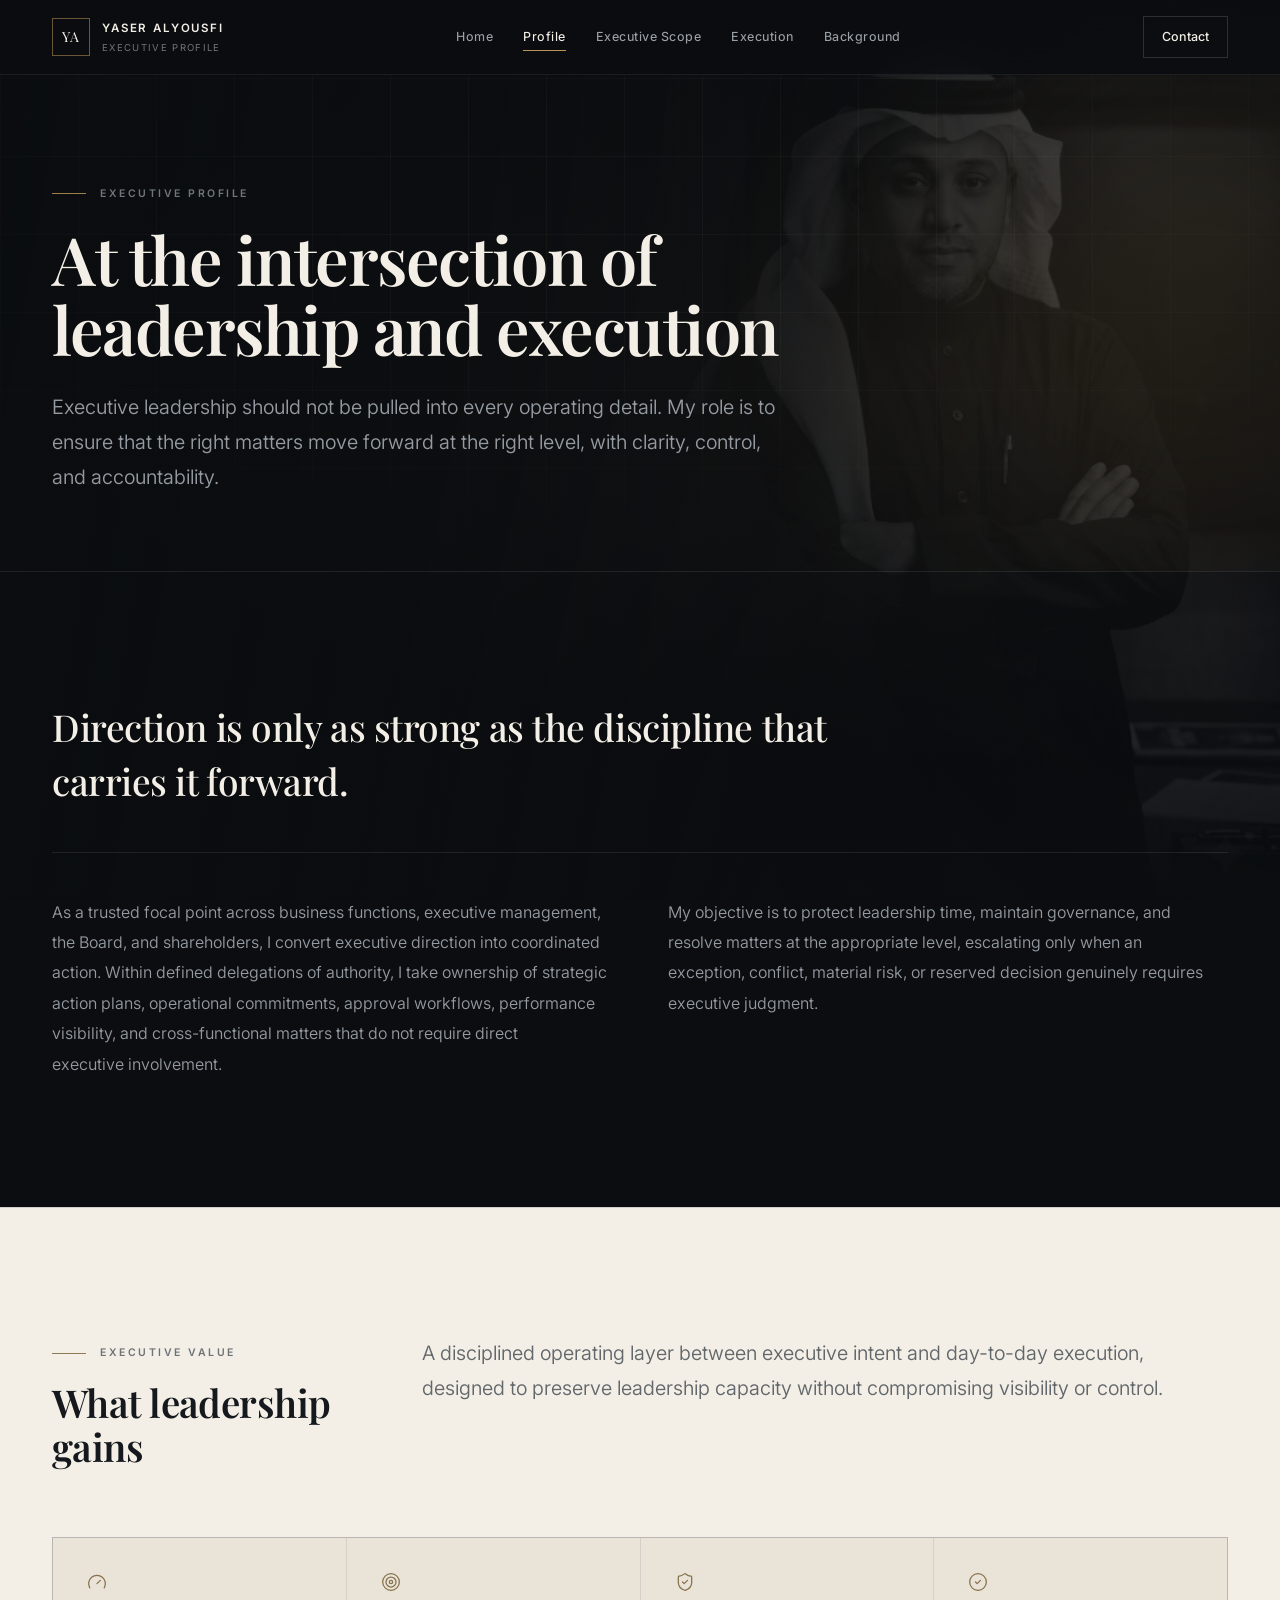
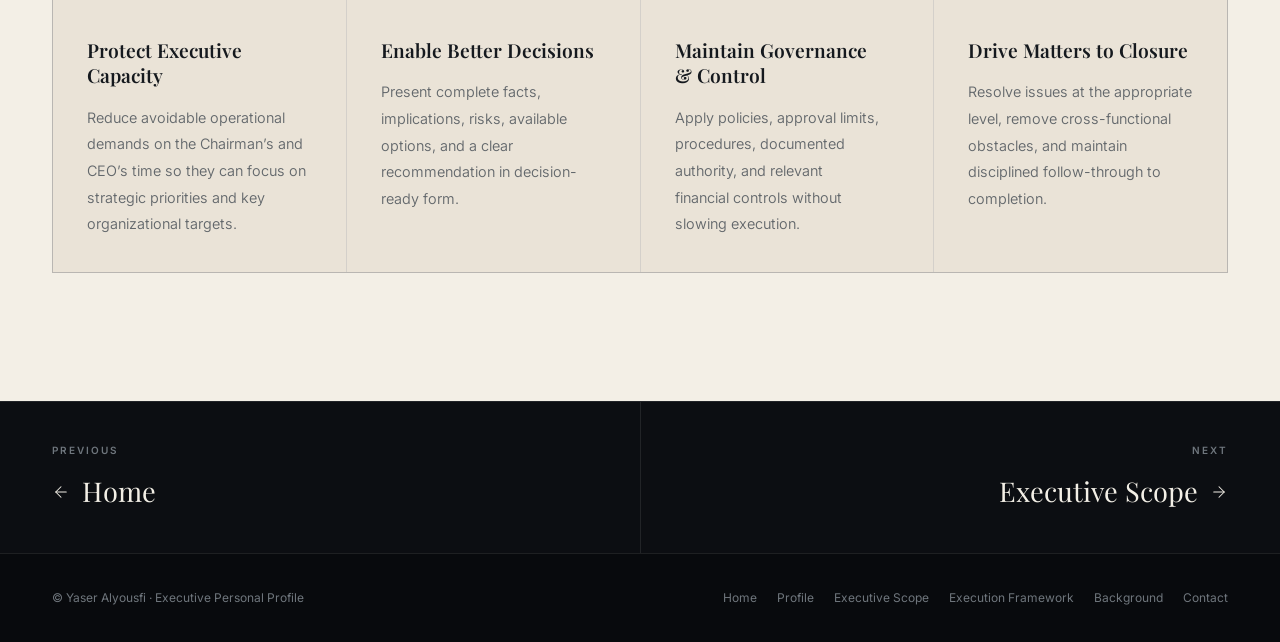
<file: profile.html>
<!DOCTYPE html>
<html lang="en" dir="ltr">
<head>
<meta charset="utf-8">
<meta name="viewport" content="width=device-width, initial-scale=1">
<title>Profile | Yaser Alyousfi</title>
<meta name="description" content="At the intersection of leadership and execution: what executive leadership gains from a disciplined operating layer between intent and delivery.">
<meta name="author" content="Yaser Alyousfi">
<meta name="theme-color" content="#0b0d10">
<link rel="canonical" href="profile.html">
<meta property="og:site_name" content="Yaser Alyousfi">
<meta property="og:title" content="Profile | Yaser Alyousfi">
<meta property="og:description" content="At the intersection of leadership and execution: what executive leadership gains from a disciplined operating layer between intent and delivery.">
<meta property="og:type" content="website">
<meta property="og:image" content="og-banner.png">
<meta property="og:image:alt" content="Yaser Alyousfi — Executive Operations, Board Affairs, AI &amp; Automation">
<meta name="twitter:card" content="summary_large_image">
<meta name="twitter:title" content="Profile | Yaser Alyousfi">
<meta name="twitter:description" content="At the intersection of leadership and execution: what executive leadership gains from a disciplined operating layer between intent and delivery.">
<meta name="twitter:image" content="og-banner.png">
<link rel="icon" href="favicon.svg" type="image/svg+xml">
<link rel="preconnect" href="https://fonts.googleapis.com">
<link rel="preconnect" href="https://fonts.gstatic.com" crossorigin>
<link rel="stylesheet" href="https://fonts.googleapis.com/css2?family=Inter:wght@300;400;500;600&family=Playfair+Display:ital,wght@0,500;0,600;0,700;1,500&display=swap">
<link rel="stylesheet" href="styles.css">
</head>
<body class="page-inner">
<a class="skip-link" href="#main">Skip to content</a>
<div class="backdrop" aria-hidden="true"><img src="yaser-alyousfi-portrait.png" alt="" width="516" height="673" decoding="async"></div>
<span class="veil" aria-hidden="true"></span>
<header class="site-header">
  <div class="wrap header-inner">
    <a class="brand" href="index.html" aria-label="Yaser Alyousfi — home">
      <span class="brand-mark">YA</span>
      <span class="brand-text">
        <span class="brand-name">Yaser Alyousfi</span>
        <span class="brand-role">Executive Profile</span>
      </span>
    </a>
    <nav class="nav" aria-label="Primary"><a href="index.html">Home</a><a href="profile.html" aria-current="page">Profile</a><a href="scope.html">Executive Scope</a><a href="execution.html">Execution</a><a href="background.html">Background</a></nav>
    <a class="header-cta" href="contact.html">Contact</a>
    <button class="menu-btn" type="button" aria-expanded="false" aria-controls="mobile-nav" aria-label="Menu">
      <span></span><span></span>
    </button>
  </div>
</header>
<nav class="mobile-nav" id="mobile-nav" aria-label="Mobile" aria-hidden="true">
  <ol><li><a href="index.html">Home</a></li><li><a href="profile.html" aria-current="page">Profile</a></li><li><a href="scope.html">Executive Scope</a></li><li><a href="execution.html">Execution Framework</a></li><li><a href="background.html">Background</a></li><li><a href="contact.html">Contact</a></li></ol>
</nav>
<main id="main"><section class="page-hero">
  <div class="grid-bg" aria-hidden="true"></div><div class="glow glow--gold" aria-hidden="true"></div>
  <div class="wrap">
    <p class="eyebrow reveal">Executive Profile</p>
    <h1 class="h-xl reveal d1">At the intersection of leadership and execution</h1>
    <p class="lede reveal d2">Executive leadership should not be pulled into every operating detail. My role is to ensure that the right matters move forward at the right level, with clarity, control, and accountability.</p>
  </div>
</section>
<section class="section">
  <div class="wrap">
    <p class="statement reveal" style="max-width:34ch">Direction is only as strong as the discipline that carries it forward.</p>
    <div class="cols-2 rule-top">
      <p class="body reveal d1">As a trusted focal point across business functions, executive management, the Board, and shareholders, I convert executive direction into coordinated action. Within defined delegations of authority, I take ownership of strategic action plans, operational commitments, approval workflows, performance visibility, and cross-functional matters that do not require direct executive involvement.</p>
      <p class="body reveal d2">My objective is to protect leadership time, maintain governance, and resolve matters at the appropriate level, escalating only when an exception, conflict, material risk, or reserved decision genuinely requires executive judgment.</p>
    </div>
  </div>
</section>

<section class="section section--light">
  <div class="wrap">
    <div class="section-head">
      <div>
        <p class="eyebrow reveal">Executive Value</p>
        <h2 class="h-lg reveal d1">What leadership gains</h2>
      </div>
      <p class="lede reveal d2">A disciplined operating layer between executive intent and day-to-day execution, designed to preserve leadership capacity without compromising visibility or control.</p>
    </div>
    <div class="grid-cards grid-cards--4"><article class="card reveal"><svg xmlns="http://www.w3.org/2000/svg" width="20" height="20" viewBox="0 0 24 24" fill="none" stroke="currentColor" stroke-width="1.5" stroke-linecap="round" stroke-linejoin="round" class="card-icon" aria-hidden="true"><path d="m12 14 4-4"/><path d="M3.34 19a10 10 0 1 1 17.32 0"/></svg><h3>Protect Executive Capacity</h3><p>Reduce avoidable operational demands on the Chairman&rsquo;s and CEO&rsquo;s time so they can focus on strategic priorities and key organizational targets.</p></article><article class="card reveal d2"><svg xmlns="http://www.w3.org/2000/svg" width="20" height="20" viewBox="0 0 24 24" fill="none" stroke="currentColor" stroke-width="1.5" stroke-linecap="round" stroke-linejoin="round" class="card-icon" aria-hidden="true"><circle cx="12" cy="12" r="10"/><circle cx="12" cy="12" r="6"/><circle cx="12" cy="12" r="2"/></svg><h3>Enable Better Decisions</h3><p>Present complete facts, implications, risks, available options, and a clear recommendation in decision-ready form.</p></article><article class="card reveal d3"><svg xmlns="http://www.w3.org/2000/svg" width="20" height="20" viewBox="0 0 24 24" fill="none" stroke="currentColor" stroke-width="1.5" stroke-linecap="round" stroke-linejoin="round" class="card-icon" aria-hidden="true"><path d="M20 13c0 5-3.5 7.5-7.66 8.95a1 1 0 0 1-.67-.01C7.5 20.5 4 18 4 13V6a1 1 0 0 1 1-1c2 0 4.5-1.2 6.24-2.72a1.17 1.17 0 0 1 1.52 0C14.51 3.81 17 5 19 5a1 1 0 0 1 1 1z"/><path d="m9 12 2 2 4-4"/></svg><h3>Maintain Governance &amp; Control</h3><p>Apply policies, approval limits, procedures, documented authority, and relevant financial controls without slowing execution.</p></article><article class="card reveal d4"><svg xmlns="http://www.w3.org/2000/svg" width="20" height="20" viewBox="0 0 24 24" fill="none" stroke="currentColor" stroke-width="1.5" stroke-linecap="round" stroke-linejoin="round" class="card-icon" aria-hidden="true"><circle cx="12" cy="12" r="10"/><path d="m9 12 2 2 4-4"/></svg><h3>Drive Matters to Closure</h3><p>Resolve issues at the appropriate level, remove cross-functional obstacles, and maintain disciplined follow-through to completion.</p></article></div>
  </div>
</section>
<nav class="pager" aria-label="Page navigation"><div class="wrap pager-row"><a class="prev" href="index.html"><span class="dir">Previous</span><span class="ttl"><svg xmlns="http://www.w3.org/2000/svg" width="18" height="18" viewBox="0 0 24 24" fill="none" stroke="currentColor" stroke-width="1.4" stroke-linecap="round" stroke-linejoin="round" class="" aria-hidden="true"><path d="m12 19-7-7 7-7"/><path d="M19 12H5"/></svg> Home</span></a><a class="next" href="scope.html"><span class="dir">Next</span><span class="ttl">Executive Scope <svg xmlns="http://www.w3.org/2000/svg" width="18" height="18" viewBox="0 0 24 24" fill="none" stroke="currentColor" stroke-width="1.4" stroke-linecap="round" stroke-linejoin="round" class="" aria-hidden="true"><path d="M5 12h14"/><path d="m12 5 7 7-7 7"/></svg></span></a></div></nav></main><footer class="site-footer">
  <div class="wrap footer-inner">
    <span>&copy; Yaser Alyousfi &middot; Executive Personal Profile</span>
    <nav class="footer-nav" aria-label="Footer"><a href="index.html">Home</a><a href="profile.html">Profile</a><a href="scope.html">Executive Scope</a><a href="execution.html">Execution Framework</a><a href="background.html">Background</a><a href="contact.html">Contact</a></nav>
  </div>
</footer>
<script src="app.js" defer></script>
</body>
</html>
</file>
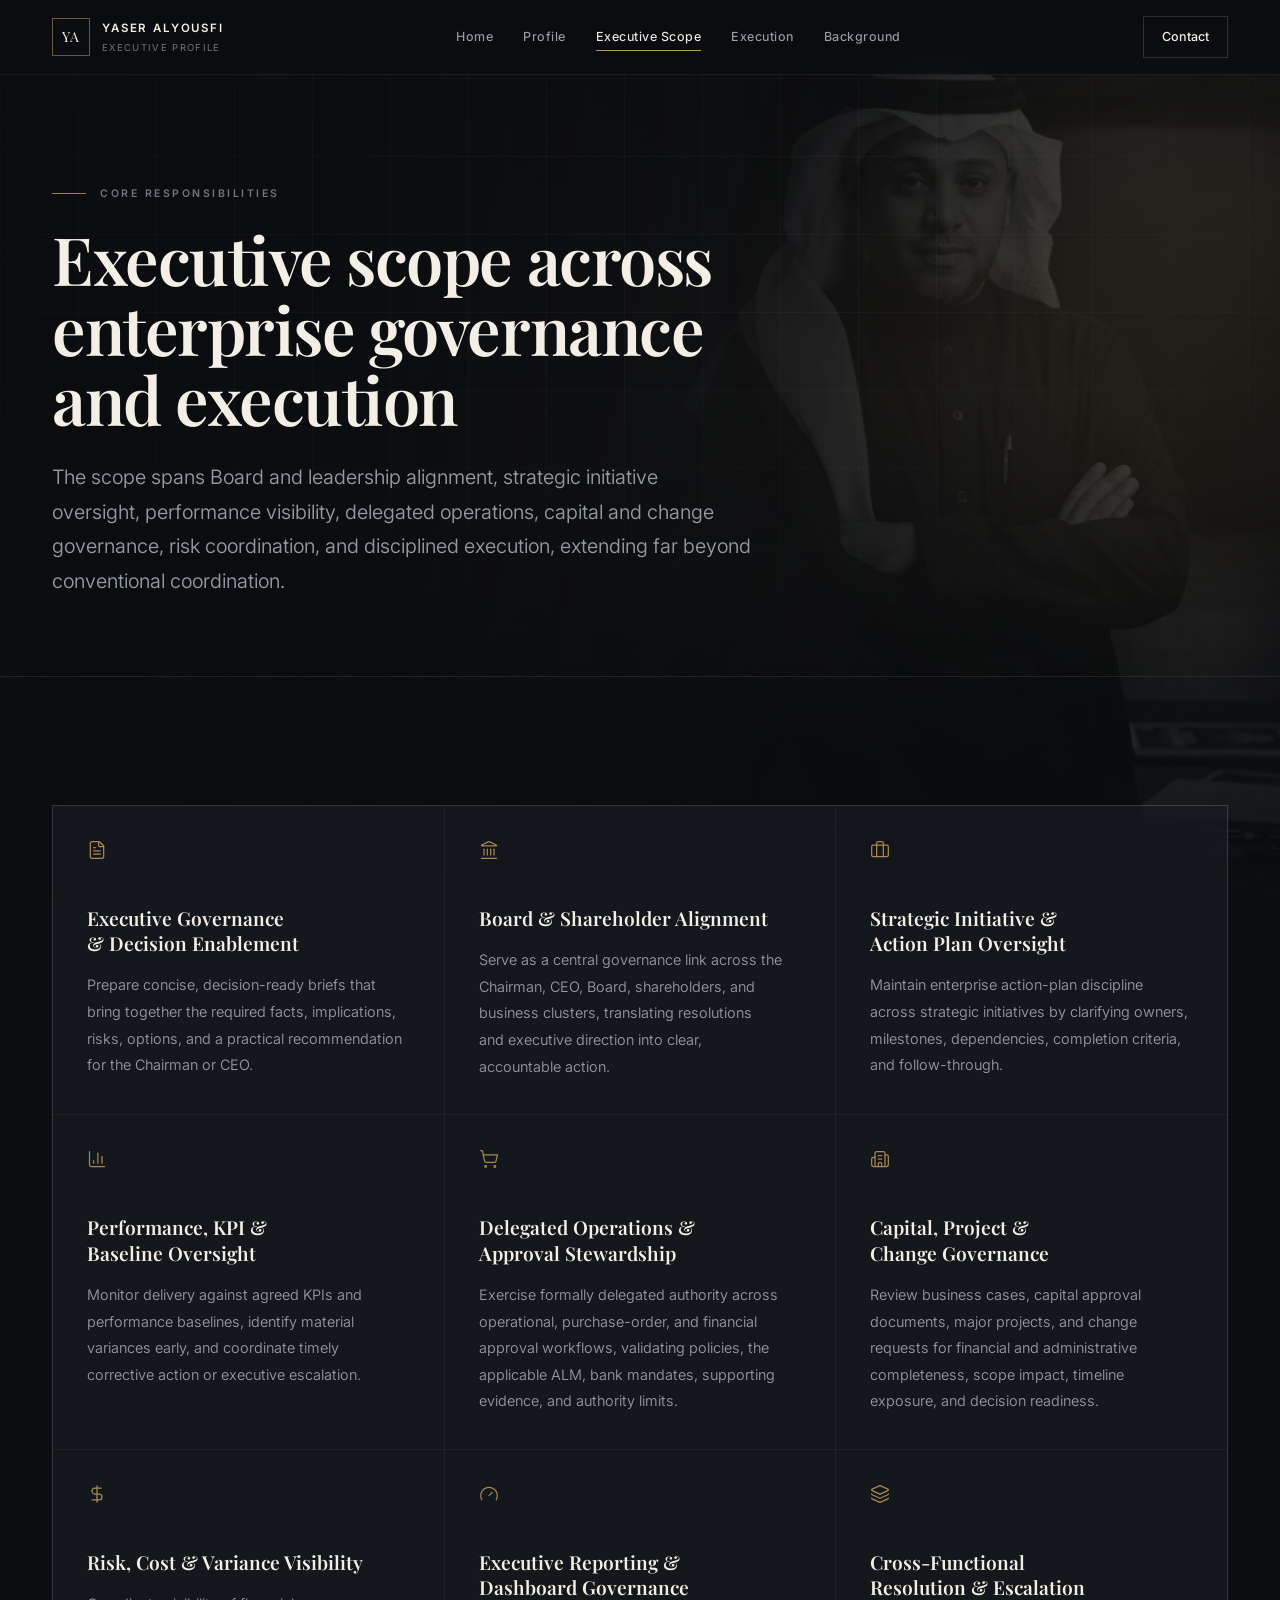
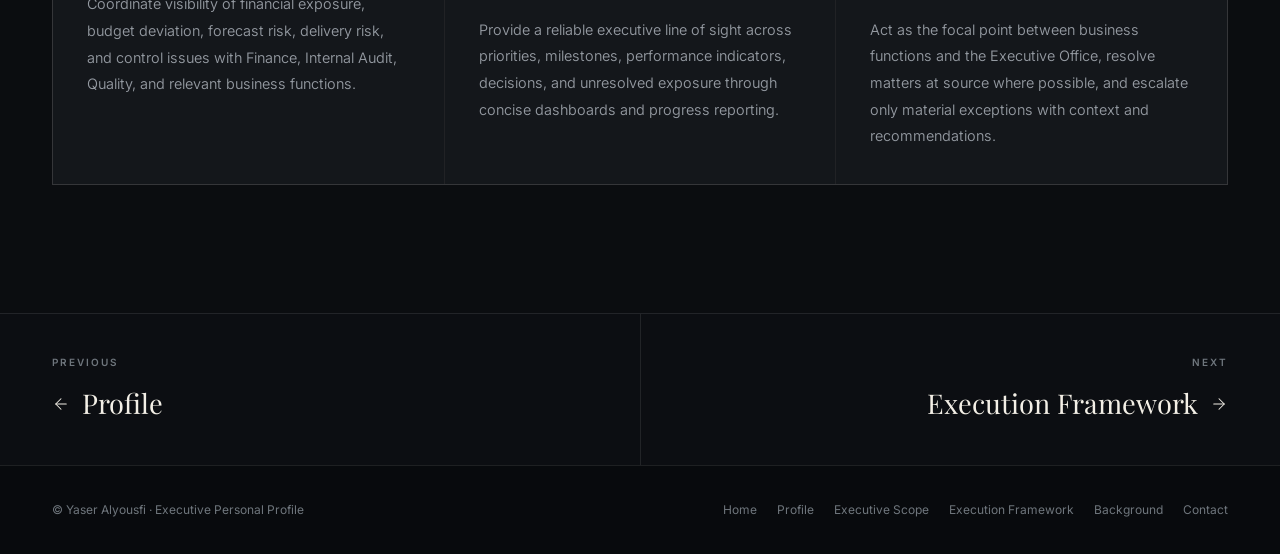
<file: scope.html>
<!DOCTYPE html>
<html lang="en" dir="ltr">
<head>
<meta charset="utf-8">
<meta name="viewport" content="width=device-width, initial-scale=1">
<title>Executive Scope | Yaser Alyousfi</title>
<meta name="description" content="Core responsibilities across governance, Board alignment, strategic initiatives, performance oversight, delegated operations, capital governance, and risk visibility.">
<meta name="author" content="Yaser Alyousfi">
<meta name="theme-color" content="#0b0d10">
<link rel="canonical" href="scope.html">
<meta property="og:site_name" content="Yaser Alyousfi">
<meta property="og:title" content="Executive Scope | Yaser Alyousfi">
<meta property="og:description" content="Core responsibilities across governance, Board alignment, strategic initiatives, performance oversight, delegated operations, capital governance, and risk visibility.">
<meta property="og:type" content="website">
<meta property="og:image" content="og-banner.png">
<meta property="og:image:alt" content="Yaser Alyousfi — Executive Operations, Board Affairs, AI &amp; Automation">
<meta name="twitter:card" content="summary_large_image">
<meta name="twitter:title" content="Executive Scope | Yaser Alyousfi">
<meta name="twitter:description" content="Core responsibilities across governance, Board alignment, strategic initiatives, performance oversight, delegated operations, capital governance, and risk visibility.">
<meta name="twitter:image" content="og-banner.png">
<link rel="icon" href="favicon.svg" type="image/svg+xml">
<link rel="preconnect" href="https://fonts.googleapis.com">
<link rel="preconnect" href="https://fonts.gstatic.com" crossorigin>
<link rel="stylesheet" href="https://fonts.googleapis.com/css2?family=Inter:wght@300;400;500;600&family=Playfair+Display:ital,wght@0,500;0,600;0,700;1,500&display=swap">
<link rel="stylesheet" href="styles.css">
</head>
<body class="page-inner">
<a class="skip-link" href="#main">Skip to content</a>
<div class="backdrop" aria-hidden="true"><img src="yaser-alyousfi-portrait.png" alt="" width="516" height="673" decoding="async"></div>
<span class="veil" aria-hidden="true"></span>
<header class="site-header">
  <div class="wrap header-inner">
    <a class="brand" href="index.html" aria-label="Yaser Alyousfi — home">
      <span class="brand-mark">YA</span>
      <span class="brand-text">
        <span class="brand-name">Yaser Alyousfi</span>
        <span class="brand-role">Executive Profile</span>
      </span>
    </a>
    <nav class="nav" aria-label="Primary"><a href="index.html">Home</a><a href="profile.html">Profile</a><a href="scope.html" aria-current="page">Executive Scope</a><a href="execution.html">Execution</a><a href="background.html">Background</a></nav>
    <a class="header-cta" href="contact.html">Contact</a>
    <button class="menu-btn" type="button" aria-expanded="false" aria-controls="mobile-nav" aria-label="Menu">
      <span></span><span></span>
    </button>
  </div>
</header>
<nav class="mobile-nav" id="mobile-nav" aria-label="Mobile" aria-hidden="true">
  <ol><li><a href="index.html">Home</a></li><li><a href="profile.html">Profile</a></li><li><a href="scope.html" aria-current="page">Executive Scope</a></li><li><a href="execution.html">Execution Framework</a></li><li><a href="background.html">Background</a></li><li><a href="contact.html">Contact</a></li></ol>
</nav>
<main id="main"><section class="page-hero">
  <div class="grid-bg" aria-hidden="true"></div><div class="glow glow--gold" aria-hidden="true"></div>
  <div class="wrap">
    <p class="eyebrow reveal">Core Responsibilities</p>
    <h1 class="h-xl reveal d1">Executive scope across enterprise governance and execution</h1>
    <p class="lede reveal d2">The scope spans Board and leadership alignment, strategic initiative oversight, performance visibility, delegated operations, capital and change governance, risk coordination, and disciplined execution, extending far beyond conventional coordination.</p>
  </div>
</section>
<section class="section">
  <div class="wrap">
    <div class="grid-cards grid-cards--3"><article class="card reveal"><svg xmlns="http://www.w3.org/2000/svg" width="20" height="20" viewBox="0 0 24 24" fill="none" stroke="currentColor" stroke-width="1.5" stroke-linecap="round" stroke-linejoin="round" class="card-icon" aria-hidden="true"><path d="M6 22a2 2 0 0 1-2-2V4a2 2 0 0 1 2-2h8a2.4 2.4 0 0 1 1.704.706l3.588 3.588A2.4 2.4 0 0 1 20 8v12a2 2 0 0 1-2 2z"/><path d="M14 2v5a1 1 0 0 0 1 1h5"/><path d="M10 9H8"/><path d="M16 13H8"/><path d="M16 17H8"/></svg><h3>Executive Governance &amp; Decision Enablement</h3><p>Prepare concise, decision-ready briefs that bring together the required facts, implications, risks, options, and a practical recommendation for the Chairman or CEO.</p></article><article class="card reveal d2"><svg xmlns="http://www.w3.org/2000/svg" width="20" height="20" viewBox="0 0 24 24" fill="none" stroke="currentColor" stroke-width="1.5" stroke-linecap="round" stroke-linejoin="round" class="card-icon" aria-hidden="true"><path d="M10 18v-7"/><path d="M11.119 2.205a2 2 0 0 1 1.762 0l7.84 3.846A.5.5 0 0 1 20.5 7h-17a.5.5 0 0 1-.22-.949z"/><path d="M14 18v-7"/><path d="M18 18v-7"/><path d="M3 22h18"/><path d="M6 18v-7"/></svg><h3>Board &amp; Shareholder Alignment</h3><p>Serve as a central governance link across the Chairman, CEO, Board, shareholders, and business clusters, translating resolutions and executive direction into clear, accountable action.</p></article><article class="card reveal d3"><svg xmlns="http://www.w3.org/2000/svg" width="20" height="20" viewBox="0 0 24 24" fill="none" stroke="currentColor" stroke-width="1.5" stroke-linecap="round" stroke-linejoin="round" class="card-icon" aria-hidden="true"><path d="M16 20V4a2 2 0 0 0-2-2h-4a2 2 0 0 0-2 2v16"/><rect width="20" height="14" x="2" y="6" rx="2"/></svg><h3>Strategic Initiative &amp; Action Plan Oversight</h3><p>Maintain enterprise action-plan discipline across strategic initiatives by clarifying owners, milestones, dependencies, completion criteria, and follow-through.</p></article><article class="card reveal d4"><svg xmlns="http://www.w3.org/2000/svg" width="20" height="20" viewBox="0 0 24 24" fill="none" stroke="currentColor" stroke-width="1.5" stroke-linecap="round" stroke-linejoin="round" class="card-icon" aria-hidden="true"><path d="M3 3v16a2 2 0 0 0 2 2h16"/><path d="M18 17V9"/><path d="M13 17V5"/><path d="M8 17v-3"/></svg><h3>Performance, KPI &amp; Baseline Oversight</h3><p>Monitor delivery against agreed KPIs and performance baselines, identify material variances early, and coordinate timely corrective action or executive escalation.</p></article><article class="card reveal"><svg xmlns="http://www.w3.org/2000/svg" width="20" height="20" viewBox="0 0 24 24" fill="none" stroke="currentColor" stroke-width="1.5" stroke-linecap="round" stroke-linejoin="round" class="card-icon" aria-hidden="true"><circle cx="8" cy="21" r="1"/><circle cx="19" cy="21" r="1"/><path d="M2.05 2.05h2l2.66 12.42a2 2 0 0 0 2 1.58h9.78a2 2 0 0 0 1.95-1.57l1.65-7.43H5.12"/></svg><h3>Delegated Operations &amp; Approval Stewardship</h3><p>Exercise formally delegated authority across operational, purchase-order, and financial approval workflows, validating policies, the applicable ALM, bank mandates, supporting evidence, and authority limits.</p></article><article class="card reveal d2"><svg xmlns="http://www.w3.org/2000/svg" width="20" height="20" viewBox="0 0 24 24" fill="none" stroke="currentColor" stroke-width="1.5" stroke-linecap="round" stroke-linejoin="round" class="card-icon" aria-hidden="true"><path d="M10 12h4"/><path d="M10 8h4"/><path d="M14 21v-3a2 2 0 0 0-4 0v3"/><path d="M6 10H4a2 2 0 0 0-2 2v7a2 2 0 0 0 2 2h16a2 2 0 0 0 2-2V9a2 2 0 0 0-2-2h-2"/><path d="M6 21V5a2 2 0 0 1 2-2h8a2 2 0 0 1 2 2v16"/></svg><h3>Capital, Project &amp; Change Governance</h3><p>Review business cases, capital approval documents, major projects, and change requests for financial and administrative completeness, scope impact, timeline exposure, and decision readiness.</p></article><article class="card reveal d3"><svg xmlns="http://www.w3.org/2000/svg" width="20" height="20" viewBox="0 0 24 24" fill="none" stroke="currentColor" stroke-width="1.5" stroke-linecap="round" stroke-linejoin="round" class="card-icon" aria-hidden="true"><line x1="12" x2="12" y1="2" y2="22"/><path d="M17 5H9.5a3.5 3.5 0 0 0 0 7h5a3.5 3.5 0 0 1 0 7H6"/></svg><h3>Risk, Cost &amp; Variance Visibility</h3><p>Coordinate visibility of financial exposure, budget deviation, forecast risk, delivery risk, and control issues with Finance, Internal Audit, Quality, and relevant business functions.</p></article><article class="card reveal d4"><svg xmlns="http://www.w3.org/2000/svg" width="20" height="20" viewBox="0 0 24 24" fill="none" stroke="currentColor" stroke-width="1.5" stroke-linecap="round" stroke-linejoin="round" class="card-icon" aria-hidden="true"><path d="m12 14 4-4"/><path d="M3.34 19a10 10 0 1 1 17.32 0"/></svg><h3>Executive Reporting &amp; Dashboard Governance</h3><p>Provide a reliable executive line of sight across priorities, milestones, performance indicators, decisions, and unresolved exposure through concise dashboards and progress reporting.</p></article><article class="card reveal"><svg xmlns="http://www.w3.org/2000/svg" width="20" height="20" viewBox="0 0 24 24" fill="none" stroke="currentColor" stroke-width="1.5" stroke-linecap="round" stroke-linejoin="round" class="card-icon" aria-hidden="true"><path d="M12.83 2.18a2 2 0 0 0-1.66 0L2.6 6.08a1 1 0 0 0 0 1.83l8.58 3.91a2 2 0 0 0 1.66 0l8.58-3.9a1 1 0 0 0 0-1.83z"/><path d="M2 12a1 1 0 0 0 .58.91l8.6 3.91a2 2 0 0 0 1.65 0l8.58-3.9A1 1 0 0 0 22 12"/><path d="M2 17a1 1 0 0 0 .58.91l8.6 3.91a2 2 0 0 0 1.65 0l8.58-3.9A1 1 0 0 0 22 17"/></svg><h3>Cross-Functional Resolution &amp; Escalation</h3><p>Act as the focal point between business functions and the Executive Office, resolve matters at source where possible, and escalate only material exceptions with context and recommendations.</p></article></div>
  </div>
</section>
<nav class="pager" aria-label="Page navigation"><div class="wrap pager-row"><a class="prev" href="profile.html"><span class="dir">Previous</span><span class="ttl"><svg xmlns="http://www.w3.org/2000/svg" width="18" height="18" viewBox="0 0 24 24" fill="none" stroke="currentColor" stroke-width="1.4" stroke-linecap="round" stroke-linejoin="round" class="" aria-hidden="true"><path d="m12 19-7-7 7-7"/><path d="M19 12H5"/></svg> Profile</span></a><a class="next" href="execution.html"><span class="dir">Next</span><span class="ttl">Execution Framework <svg xmlns="http://www.w3.org/2000/svg" width="18" height="18" viewBox="0 0 24 24" fill="none" stroke="currentColor" stroke-width="1.4" stroke-linecap="round" stroke-linejoin="round" class="" aria-hidden="true"><path d="M5 12h14"/><path d="m12 5 7 7-7 7"/></svg></span></a></div></nav></main><footer class="site-footer">
  <div class="wrap footer-inner">
    <span>&copy; Yaser Alyousfi &middot; Executive Personal Profile</span>
    <nav class="footer-nav" aria-label="Footer"><a href="index.html">Home</a><a href="profile.html">Profile</a><a href="scope.html">Executive Scope</a><a href="execution.html">Execution Framework</a><a href="background.html">Background</a><a href="contact.html">Contact</a></nav>
  </div>
</footer>
<script src="app.js" defer></script>
</body>
</html>
</file>
<file: styles.css>
/* ============================================================
   Yaser Alyousfi — Executive Personal Profile
   Design system · hand-authored, no build step required
   ============================================================ */

/* ---------- Tokens ---------- */
:root {
  --bg:        #0b0d10;
  --bg-soft:   #0e1115;
  --bg-panel:  #111419;
  --bg-panel2: #151a20;
  --bg-deep:   #090b0d;

  --cream:     #f3efe6;
  --gold:      #b89555;
  --gold-soft: #d4b678;
  --gold-deep: #7c653d;
  --teal:      #49b7ae;

  --fg:        #f3efe6;
  --fg-body:   #c9cdd2;
  --fg-muted:  #949aa1;
  --fg-dim:    #6f767d;

  --line:      rgba(255,255,255,.09);
  --line-2:    rgba(255,255,255,.14);
  --surface:   rgba(255,255,255,.03);

  --serif: "Playfair Display", "Iowan Old Style", "Palatino Linotype", Palatino, Georgia, "Times New Roman", serif;
  --sans:  "Inter", ui-sans-serif, system-ui, -apple-system, "Segoe UI", Roboto, "Helvetica Neue", Arial, sans-serif;

  --wrap: 1240px;
  --ease: cubic-bezier(.22,1,.36,1);
  --radius: 2px;
}

/* ---------- Reset ---------- */
*, *::before, *::after { box-sizing: border-box; }
* { margin: 0; padding: 0; }
html {
  -webkit-text-size-adjust: 100%;
  scroll-behavior: smooth;
  color-scheme: dark;
}
body {
  background: var(--bg);
  color: var(--fg-body);
  font-family: var(--sans);
  font-size: 16px;
  line-height: 1.6;
  font-feature-settings: "kern", "liga", "calt";
  -webkit-font-smoothing: antialiased;
  -moz-osx-font-smoothing: grayscale;
  overflow-x: hidden;
}
img, svg { display: block; max-width: 100%; }
img { height: auto; }
a { color: inherit; text-decoration: none; }
button { font: inherit; color: inherit; background: none; border: 0; cursor: pointer; }
ul { list-style: none; }
::selection { background: var(--gold); color: #0b0d10; }

:focus-visible {
  outline: 2px solid var(--gold);
  outline-offset: 3px;
}

.sr-only {
  position: absolute; width: 1px; height: 1px;
  padding: 0; margin: -1px; overflow: hidden;
  clip: rect(0 0 0 0); white-space: nowrap; border: 0;
}

.skip-link {
  position: absolute; left: 50%; top: 8px; transform: translate(-50%,-200%);
  z-index: 200; background: var(--cream); color: #0b0d10;
  padding: 10px 18px; font-size: 13px; font-weight: 600;
  transition: transform .2s var(--ease);
}
.skip-link:focus { transform: translate(-50%,0); }

/* ---------- Typography ---------- */
h1, h2, h3, .serif {
  font-family: var(--serif); font-weight: 600; color: var(--fg);
  text-wrap: balance; overflow-wrap: break-word;
}
p { text-wrap: pretty; }

.display {
  font-family: var(--serif);
  text-wrap: balance;
  font-weight: 600;
  font-size: clamp(3.1rem, 7.4vw, 6.6rem);
  line-height: .92;
  letter-spacing: -.028em;
  color: var(--cream);
}
.h-xl {
  font-family: var(--serif);
  font-size: clamp(2.4rem, 5.2vw, 4.4rem);
  line-height: 1.05;
  letter-spacing: -.022em;
}
.h-lg {
  font-family: var(--serif);
  font-size: clamp(1.75rem, 3vw, 2.5rem);
  line-height: 1.16;
  letter-spacing: -.015em;
}
.h-md {
  font-family: var(--serif);
  font-size: clamp(1.15rem, 1.6vw, 1.4rem);
  line-height: 1.3;
  letter-spacing: -.006em;
}
.lede {
  font-size: clamp(1.15rem, 1.55vw, 1.35rem);
  line-height: 1.75;
  color: var(--fg-muted);
  font-weight: 350;
}
.statement {
  font-family: var(--serif);
  font-size: clamp(1.6rem, 2.9vw, 2.35rem);
  line-height: 1.45;
  letter-spacing: -.012em;
  color: var(--cream);
  font-weight: 500;
}
.body { font-size: 1rem; line-height: 1.9; color: var(--fg-muted); font-weight: 350; }
.body-sm { font-size: .9375rem; line-height: 1.85; color: var(--fg-muted); font-weight: 350; }

.eyebrow {
  display: inline-flex; align-items: center; gap: 14px;
  font-size: 10.5px; font-weight: 600;
  letter-spacing: .24em; text-transform: uppercase;
  color: var(--fg-dim);
}
.eyebrow::before {
  content: ""; width: 34px; height: 1px; background: var(--gold); opacity: .85;
}
.eyebrow--gold { color: var(--gold); }

.gold { color: var(--gold); }

/* ---------- Layout ---------- */
.wrap { width: 100%; max-width: var(--wrap); margin-inline: auto; padding-inline: 20px; }
@media (min-width: 640px) { .wrap { padding-inline: 32px; } }

.section { padding-block: clamp(72px, 10vw, 132px); position: relative; }
.section + .section { border-top: 1px solid var(--line); }

.section-head {
  display: grid; gap: 32px;
  align-items: start;
}
@media (min-width: 1024px) {
  .section-head { grid-template-columns: .38fr 1fr; gap: 64px; }
}
.section-head h2 { margin-top: 18px; max-width: 24ch; }

.cols-2 { display: grid; gap: 32px; }
@media (min-width: 860px) { .cols-2 { grid-template-columns: 1fr 1fr; gap: 56px; } }
.rule-top { border-top: 1px solid var(--line); margin-top: 44px; padding-top: 44px; }

/* Light (cream) sections */
.section--tint-a { background: rgba(14,17,21,.74); }
.section--tint-b { background: rgba(21,25,30,.7); }
.section--tint-c { background: rgba(16,25,26,.74); }

.section--light {
  --fg: #15191e;
  --fg-body: #4b5054;
  --fg-muted: #62676b;
  --fg-dim: #6d7276;
  --gold: #7c653d;
  --line: rgba(21,25,30,.14);
  --line-2: rgba(21,25,30,.22);
  --surface: rgba(21,25,30,.03);
  color: var(--fg-body);
  background: var(--cream);
  position: relative; overflow: hidden; isolation: isolate;
}
/* the same portrait, held still behind the cream panels as a printed watermark */
.section--light::before {
  content: ""; position: absolute; inset: 0; z-index: -1; pointer-events: none;
  background-image: url("yaser-alyousfi-portrait.png");
  background-repeat: no-repeat;
  background-attachment: fixed;
  background-position: right -4% center;
  background-size: auto 108vh;
  opacity: .2;
  filter: grayscale(1) contrast(1.05);
  mix-blend-mode: multiply;
  -webkit-mask-image: linear-gradient(to right, transparent 0%, transparent 50%, rgba(0,0,0,.10) 64%, rgba(0,0,0,.38) 80%, #000 100%);
  mask-image: linear-gradient(to right, transparent 0%, transparent 50%, rgba(0,0,0,.10) 64%, rgba(0,0,0,.38) 80%, #000 100%);
}
@media (max-width: 1024px) {
  .section--light::before { background-position: right -30% center; background-size: auto 80vh; opacity: .12; }
}
.section--light .display,
.section--light .statement { color: #15191e; }

/* ---------- Header ---------- */
.site-header {
  position: fixed; inset-inline: 0; top: 0; z-index: 100;
  background: rgba(11,13,16,.82);
  backdrop-filter: blur(18px) saturate(140%);
  -webkit-backdrop-filter: blur(18px) saturate(140%);
  border-bottom: 1px solid rgba(255,255,255,.07);
  view-transition-name: site-header;
}
.header-inner {
  display: flex; align-items: center; justify-content: space-between;
  height: 74px;
}
.brand { display: inline-flex; align-items: center; gap: 12px; }
.brand-mark {
  display: grid; place-items: center;
  width: 38px; height: 38px;
  border: 1px solid rgba(184,149,85,.55);
  font-family: var(--serif); font-size: 14px; letter-spacing: .06em;
  color: var(--cream);
  transition: background-color .35s var(--ease), color .35s var(--ease), border-color .35s var(--ease);
}
.brand:hover .brand-mark { background: var(--gold); color: #0b0d10; border-color: var(--gold); }
.brand-text { display: none; }
@media (min-width: 560px) { .brand-text { display: block; } }
.brand-name {
  display: block; font-size: 11.5px; font-weight: 600;
  letter-spacing: .16em; text-transform: uppercase; color: var(--cream);
}
.brand-role {
  display: block; margin-top: 2px; font-size: 9.5px;
  letter-spacing: .14em; text-transform: uppercase; color: var(--fg-dim);
}

.nav { display: none; align-items: center; gap: 4px; }
@media (min-width: 1000px) { .nav { display: flex; } }
.nav a {
  position: relative;
  display: inline-flex; align-items: center; height: 40px;
  padding-inline: 13px;
  font-size: 12.5px; font-weight: 450; letter-spacing: .04em;
  color: #9aa1a8;
  transition: color .3s var(--ease);
}
.nav a::after {
  content: ""; position: absolute; left: 13px; right: 13px; bottom: 6px;
  height: 1px; background: var(--gold);
  transform: scaleX(0); transform-origin: left;
  transition: transform .4s var(--ease);
}
.nav a:hover { color: var(--cream); }
.nav a:hover::after { transform: scaleX(1); }
.nav a[aria-current="page"] { color: var(--cream); }
.nav a[aria-current="page"]::after { transform: scaleX(1); }

.header-cta {
  display: none;
  align-items: center; height: 42px; padding-inline: 18px;
  margin-left: 10px;
  border: 1px solid var(--line-2);
  font-size: 12.5px; font-weight: 500; color: var(--cream);
  transition: border-color .35s var(--ease), background-color .35s var(--ease);
}
@media (min-width: 1000px) { .header-cta { display: inline-flex; } }
.header-cta:hover { border-color: rgba(184,149,85,.7); background: rgba(255,255,255,.04); }

/* Mobile menu */
.menu-btn {
  display: inline-flex; flex-direction: column; justify-content: center; gap: 5px;
  width: 44px; height: 44px; align-items: flex-end;
}
@media (min-width: 1000px) { .menu-btn { display: none; } }
.menu-btn span {
  display: block; height: 1.5px; background: var(--cream);
  transition: transform .4s var(--ease), width .4s var(--ease), opacity .25s var(--ease);
}
.menu-btn span:nth-child(1) { width: 26px; }
.menu-btn span:nth-child(2) { width: 18px; }
body.menu-open .menu-btn span:nth-child(1) { width: 26px; transform: translateY(6.5px) rotate(45deg); }
body.menu-open .menu-btn span:nth-child(2) { width: 26px; transform: translateY(-6.5px) rotate(-45deg); }

.mobile-nav {
  position: fixed; inset: 0; z-index: 90;
  background: rgba(9,11,13,.97);
  backdrop-filter: blur(20px);
  -webkit-backdrop-filter: blur(20px);
  display: flex; flex-direction: column; justify-content: center;
  padding: 96px 24px 40px;
  opacity: 0; visibility: hidden;
  transition: opacity .45s var(--ease), visibility .45s;
}
body.menu-open .mobile-nav { opacity: 1; visibility: visible; }
.mobile-nav ol { list-style: none; border-top: 1px solid var(--line); }
.mobile-nav li { border-bottom: 1px solid var(--line); }
.mobile-nav a {
  display: flex; align-items: baseline; gap: 16px;
  padding: 18px 4px;
  font-family: var(--serif); font-size: clamp(1.5rem, 6vw, 2.1rem);
  color: var(--fg-muted);
  opacity: 0; transform: translateY(14px);
  transition: color .3s var(--ease), opacity .5s var(--ease), transform .5s var(--ease);
}
body.menu-open .mobile-nav a { opacity: 1; transform: none; }
.mobile-nav li:nth-child(1) a { transition-delay: .06s; }
.mobile-nav li:nth-child(2) a { transition-delay: .11s; }
.mobile-nav li:nth-child(3) a { transition-delay: .16s; }
.mobile-nav li:nth-child(4) a { transition-delay: .21s; }
.mobile-nav li:nth-child(5) a { transition-delay: .26s; }
.mobile-nav li:nth-child(6) a { transition-delay: .31s; }
.mobile-nav a:hover, .mobile-nav a[aria-current="page"] { color: var(--cream); }
.mobile-nav a[aria-current="page"]::before { content: "—"; color: var(--gold); font-size: .5em; }


/* ---------- Persistent portrait backdrop (present on every page) ---------- */
.backdrop {
  position: fixed; inset: 0; z-index: -3;
  pointer-events: none; overflow: hidden;
  view-transition-name: portrait-backdrop;
}
.backdrop img {
  position: absolute; top: 50%; right: -4%;
  height: min(108vh, 1040px); width: auto; max-width: none;
  transform: translateY(-50%);
  opacity: .21;
  filter: grayscale(1) contrast(1.08) brightness(1.05);
  transition: opacity 1s var(--ease);
  -webkit-mask-image:
    linear-gradient(to right, transparent 0%, rgba(0,0,0,.35) 26%, #000 62%),
    linear-gradient(to bottom, transparent 0%, #000 16%, #000 74%, transparent 99%);
  mask-image:
    linear-gradient(to right, transparent 0%, rgba(0,0,0,.35) 26%, #000 62%),
    linear-gradient(to bottom, transparent 0%, #000 16%, #000 74%, transparent 99%);
  -webkit-mask-composite: source-in;
  mask-composite: intersect;
}
/* on the home page the framed portrait leads; the ghost takes over past the hero */
body.page-home .backdrop img { opacity: 0; }
body.page-home.past-hero .backdrop img { opacity: .21; }

/* readability scrim: keeps the text column clean, lets the right edge breathe */
.backdrop::after {
  content: ""; position: absolute; inset: 0;
  background:
    linear-gradient(100deg, rgba(11,13,16,.95) 0%, rgba(11,13,16,.7) 36%, rgba(11,13,16,.26) 64%, rgba(11,13,16,.44) 100%),
    radial-gradient(120% 70% at 78% 42%, rgba(184,149,85,.07), transparent 62%);
}
@media (max-width: 1024px) {
  .backdrop img { opacity: .12; right: -22%; height: 88vh; }
  .backdrop::after { background: linear-gradient(105deg, rgba(11,13,16,.95) 0%, rgba(11,13,16,.82) 45%, rgba(11,13,16,.6) 100%); }
}

/* ---------- Decorative ---------- */
.grid-bg {
  position: absolute; inset: 0; z-index: -2; pointer-events: none;
  background-image:
    linear-gradient(rgba(255,255,255,.032) 1px, transparent 1px),
    linear-gradient(90deg, rgba(255,255,255,.032) 1px, transparent 1px);
  background-size: 78px 78px;
  mask-image: radial-gradient(ellipse 85% 70% at 50% 35%, #000 25%, transparent 100%);
  -webkit-mask-image: radial-gradient(ellipse 85% 70% at 50% 35%, #000 25%, transparent 100%);
}
.glow {
  position: absolute; z-index: -1; border-radius: 999px;
  pointer-events: none; filter: blur(120px);
}
.glow--teal { width: 480px; height: 480px; background: rgba(73,183,174,.09); left: -160px; top: 40%; }
.glow--gold { width: 520px; height: 520px; background: rgba(184,149,85,.10); right: -180px; top: 6%; }

/* ---------- Buttons ---------- */
.btn {
  display: inline-flex; align-items: center; gap: 12px;
  min-height: 52px; padding-inline: 24px;
  font-size: 14px; font-weight: 550; letter-spacing: .01em;
  transition: background-color .38s var(--ease), color .38s var(--ease),
              border-color .38s var(--ease), transform .38s var(--ease);
}
.btn svg { flex: none; transition: transform .38s var(--ease); }
.btn--solid { background: var(--cream); color: #0b0d10; }
.btn--solid:hover { background: var(--gold); }
.btn--ghost { border: 1px solid var(--line-2); color: var(--cream); }
.btn--ghost:hover { border-color: rgba(184,149,85,.7); background: rgba(255,255,255,.04); }
.btn:hover svg { transform: translate(3px,-3px); }
.btn--down:hover svg { transform: translate(3px,3px); }

/* ---------- Hero ---------- */
.hero {
  position: relative; isolation: isolate;
  min-height: 100svh; display: flex; align-items: center;
  padding-top: 74px;
  border-bottom: 1px solid var(--line);
}
.hero-grid {
  display: grid; gap: 56px; width: 100%;
  padding-block: clamp(52px, 6vw, 76px);
}
@media (min-width: 1024px) {
  .hero-grid { grid-template-columns: minmax(0,1.08fr) minmax(340px,.92fr); gap: 64px; align-items: center; }
}
.hero-watermark {
  position: absolute; left: -12px; top: -96px; z-index: -1;
  font-family: var(--serif); font-size: clamp(9rem, 17vw, 15rem);
  line-height: 1; color: rgba(255,255,255,.026);
  user-select: none; pointer-events: none;
}
.hero-role { font-size: .95rem; color: var(--fg-muted); font-weight: 450; margin-bottom: 10px; }
.display .surname { display: block; color: var(--gold); }
.heart-i { position: relative; display: inline-block; }
.heart-dot {
  position: absolute; left: 50%; top: -.06em;
  transform: translateX(-48%) scale(.9);
  font-size: .3em; color: #d1544f; font-family: var(--sans);
  transition: transform .5s var(--ease);
}
.heart-i:hover .heart-dot { transform: translateX(-48%) scale(1.25); }

.hero-tagline {
  margin-top: 34px; padding-left: 22px;
  border-left: 1px solid rgba(184,149,85,.45);
  max-width: 46rem;
}
.hero-tagline p:first-child {
  font-family: var(--serif);
  font-size: clamp(1.25rem, 2vw, 1.6rem); line-height: 1.5; color: var(--cream);
}
.hero-kicker {
  margin-top: 30px; font-size: 10.5px; font-weight: 600;
  letter-spacing: .2em; text-transform: uppercase; color: var(--fg-dim);
}
.hero-actions { display: flex; flex-wrap: wrap; gap: 12px; margin-top: 38px; }

.facts {
  display: grid; grid-template-columns: repeat(2, 1fr);
  margin-top: 44px; max-width: 40rem;
  border-top: 1px solid var(--line); border-left: 1px solid var(--line);
}
@media (min-width: 640px) { .facts { grid-template-columns: repeat(3, 1fr); } }
.facts > div {
  padding: 18px 20px;
  border-right: 1px solid var(--line); border-bottom: 1px solid var(--line);
}
.facts dt { font-size: 9.5px; font-weight: 600; letter-spacing: .18em; text-transform: uppercase; color: var(--fg-dim); }
.facts dd { margin-top: 8px; font-size: .9rem; font-weight: 600; color: var(--fg); }

/* Portrait */
.portrait {
  position: relative; margin-inline: auto; max-width: 470px;
  border: 1px solid var(--line); background: rgba(17,20,25,.82); padding: 10px;
  backdrop-filter: blur(6px); -webkit-backdrop-filter: blur(6px);
}
.portrait::after {
  content: ""; position: absolute; inset: -1px;
  border: 1px solid transparent;
  background: linear-gradient(150deg, rgba(184,149,85,.5), transparent 42%, transparent 62%, rgba(73,183,174,.32)) border-box;
  -webkit-mask: linear-gradient(#000 0 0) padding-box, linear-gradient(#000 0 0);
  -webkit-mask-composite: xor; mask-composite: exclude;
  pointer-events: none;
}
.portrait-frame { position: relative; aspect-ratio: 4/5; overflow: hidden; background: #15191e; }
.portrait-frame img {
  width: 100%; height: 100%; object-fit: cover; object-position: top;
  filter: grayscale(12%);
}
.portrait-overlay {
  position: absolute; inset-inline: 0; bottom: 0;
  padding: 90px 22px 22px;
  background: linear-gradient(to top, #0b0d10 12%, rgba(11,13,16,.9) 45%, transparent);
}
.mandate-title { font-size: 10px; font-weight: 600; letter-spacing: .24em; text-transform: uppercase; color: var(--gold); }
.mandate { margin-top: 16px; display: grid; gap: 12px; }
.mandate li {
  display: grid; grid-template-columns: 14px 1fr; gap: 12px;
  border-top: 1px solid var(--line); padding-top: 12px;
}
.mandate .dash { height: 1px; width: 12px; background: var(--gold); margin-top: 9px; }
.mandate b { display: block; font-size: 12.5px; font-weight: 600; color: var(--cream); }
.mandate span.t { display: block; margin-top: 4px; font-size: 11.5px; color: var(--fg-muted); line-height: 1.5; }
@media (max-width: 700px) {
  .portrait-overlay {
    position: static; background: none;
    padding: 20px 6px 4px;
    border-top: 1px solid var(--line); margin-top: 14px;
  }
  .portrait-frame { aspect-ratio: auto; overflow: visible; background: none; }
  .portrait-frame img { aspect-ratio: 1/1; height: auto; object-position: center 12%; }
}

.portrait-caption {
  display: flex; justify-content: space-between; gap: 12px;
  margin-top: 14px; font-size: 10px; letter-spacing: .16em;
  text-transform: uppercase; color: var(--fg-dim);
}

/* ---------- Page hero (inner pages) ---------- */
.page-hero {
  position: relative; isolation: isolate;
  padding-top: calc(74px + clamp(56px, 8vw, 104px));
  padding-bottom: clamp(48px, 6vw, 84px);
  border-bottom: 1px solid var(--line);
  overflow: hidden;
}
.page-hero .h-xl { margin-top: 22px; max-width: 20ch; color: var(--cream); }
.page-hero .lede { margin-top: 26px; max-width: 62ch; }
.page-hero--light { background: var(--cream); }

/* ---------- Cards ---------- */
.wrap > .grid-cards:first-child,
.wrap > .steps:first-child,
.wrap > .interests:first-child { margin-top: 0; }

.grid-cards {
  display: grid; gap: 1px; margin-top: clamp(44px, 6vw, 68px);
  background: var(--line); border: 1px solid var(--line);
}
@media (min-width: 700px)  { .grid-cards--2 { grid-template-columns: repeat(2, 1fr); } }
@media (min-width: 700px)  { .grid-cards--3 { grid-template-columns: repeat(2, 1fr); } }
@media (min-width: 1040px) { .grid-cards--3 { grid-template-columns: repeat(3, 1fr); } }
@media (min-width: 700px)  { .grid-cards--4 { grid-template-columns: repeat(2, 1fr); } }
@media (min-width: 1040px) { .grid-cards--4 { grid-template-columns: repeat(4, 1fr); } }

.card {
  position: relative;
  display: block;
  background: rgba(17,20,25,.74);
  padding: clamp(24px, 3vw, 34px);
  min-height: 292px;
  transition: background-color .45s var(--ease);
}
.card::before {
  content: ""; position: absolute; left: 0; top: 0; height: 2px; width: 0;
  background: var(--gold);
  transition: width .55s var(--ease);
}
.card:hover { background: rgba(23,28,35,.86); }
.card:hover::before { width: 100%; }
.card-icon { color: var(--gold); opacity: .9; transition: color .4s var(--ease); }
.card:hover .card-icon { color: var(--teal); }
.card h3 { margin-top: 46px; font-size: 1.2rem; line-height: 1.32; }
.card p { margin-top: 16px; font-size: .9rem; line-height: 1.85; color: var(--fg-muted); font-weight: 350; }

.section--light .card { background: rgba(238,231,218,.86); }
.section--light .card:hover { background: rgba(231,222,206,.94); }
.section--light .grid-cards { background: rgba(21,25,30,.14); border-color: rgba(21,25,30,.14); }
.section--light .card-icon { color: var(--gold-deep); }
.section--light .card:hover .card-icon { color: #15191e; }

/* Framework steps */
.steps { display: grid; gap: 1px; margin-top: clamp(44px, 6vw, 68px); background: rgba(73,183,174,.16); border: 1px solid rgba(73,183,174,.16); }
@media (min-width: 700px)  { .steps { grid-template-columns: repeat(2,1fr); } }
@media (min-width: 1040px) { .steps { grid-template-columns: repeat(3,1fr); } }
.step { background: rgba(13,21,22,.76); padding: clamp(24px,3vw,34px); min-height: 236px; }
.step-rule { display: flex; align-items: center; gap: 14px; }
.step-rule .dot { width: 6px; height: 6px; background: var(--gold); border-radius: 50%; flex: none; }
.step-rule .line { height: 1px; flex: 1; background: rgba(255,255,255,.1); }
.step h3 { margin-top: 40px; font-size: 1.12rem; }
.step p { margin-top: 14px; font-size: .9rem; line-height: 1.85; color: #8b9a9a; font-weight: 350; }

.callout {
  display: grid; gap: 22px; margin-top: 1px;
  border: 1px solid var(--line); background: rgba(17,23,24,.7);
  padding: clamp(26px, 3.4vw, 38px);
}
@media (min-width: 1024px) { .callout { grid-template-columns: .4fr 1fr; align-items: center; gap: 56px; } }
.callout-label { display: inline-flex; align-items: center; gap: 14px; font-size: 10px; font-weight: 600; letter-spacing: .22em; text-transform: uppercase; color: #7f8989; }
.callout p { font-family: var(--serif); font-size: clamp(1.15rem,1.9vw,1.5rem); line-height: 1.6; color: #ddd9d0; }

/* Principle list (How I Work) */
.chips { display: grid; grid-template-columns: repeat(2,1fr); gap: 1px; margin-top: 34px; background: var(--line); border: 1px solid var(--line); }
@media (min-width: 700px) { .chips { grid-template-columns: repeat(3,1fr); } }
.chips div { background: rgba(17,21,26,.78); padding: 18px 20px; display: flex; align-items: center; gap: 12px; }
.chips .dot { width: 5px; height: 5px; border-radius: 50%; background: var(--gold); flex: none; }
.chips p { font-size: .8rem; font-weight: 600; color: #d8d4cc; line-height: 1.5; }

.principles { display: grid; gap: 34px; margin-top: clamp(44px,6vw,68px); }
@media (min-width: 700px)  { .principles { grid-template-columns: repeat(2,1fr); } }
@media (min-width: 1040px) { .principles { grid-template-columns: repeat(4,1fr); } }
.principle { border-left: 1px solid var(--line); padding-left: 22px; }
.principle svg { color: var(--gold); }
.principle h3 { margin-top: 26px; font-size: 1.02rem; }
.principle p { margin-top: 14px; font-size: .9rem; line-height: 1.85; color: var(--fg-muted); font-weight: 350; }

/* Interests */
.interests { display: grid; gap: 16px; margin-top: clamp(44px,6vw,68px); }
@media (min-width: 760px)  { .interests { grid-template-columns: repeat(3,1fr); } }
.interest {
  border: 1px solid rgba(21,25,30,.16); background: rgba(238,231,218,.84);
  padding: clamp(24px,3vw,34px); min-height: 300px;
  transition: background-color .45s var(--ease), transform .45s var(--ease);
}
.interest:hover { background: rgba(231,222,206,.94); transform: translateY(-3px); }
.interest svg { color: var(--gold-deep); }
.interest h3 { margin-top: 56px; font-size: clamp(1.45rem,2.3vw,1.85rem); color: #15191e; }
.interest p { margin-top: 18px; font-size: .9rem; line-height: 1.85; color: #62676b; font-weight: 350; }

/* ---------- Contact ---------- */
.contact-grid { display: grid; gap: 44px; margin-top: 52px; border-top: 1px solid var(--line); padding-top: 44px; }
@media (min-width: 1024px) { .contact-grid { grid-template-columns: 1.25fr .75fr; gap: 72px; } }
.contact-card { border: 1px solid var(--line); background: rgba(17,20,25,.72); padding: clamp(22px,2.6vw,30px); align-self: end; }
.status { display: inline-flex; align-items: center; gap: 10px; font-size: 12.5px; color: var(--teal); }
.status .pulse { width: 8px; height: 8px; border-radius: 50%; background: var(--teal); box-shadow: 0 0 0 0 rgba(73,183,174,.55); animation: pulse 2.6s infinite; }
@keyframes pulse { 70% { box-shadow: 0 0 0 10px rgba(73,183,174,0); } 100% { box-shadow: 0 0 0 0 rgba(73,183,174,0); } }
.contact-links { display: grid; gap: 12px; margin-top: 26px; }
.contact-link {
  display: flex; align-items: center; justify-content: space-between; gap: 16px;
  min-height: 68px; padding-inline: 18px;
  border: 1px solid var(--line);
  transition: border-color .4s var(--ease), background-color .4s var(--ease), transform .4s var(--ease);
}
.contact-link:hover { border-color: rgba(184,149,85,.6); background: rgba(255,255,255,.035); transform: translateX(3px); }
.contact-link .lhs { display: flex; align-items: center; gap: 14px; }
.contact-link svg:first-child { color: var(--gold); }
.contact-link b { display: block; font-size: 12.5px; font-weight: 600; color: var(--cream); }
.contact-link span.t { display: block; margin-top: 3px; font-size: 11.5px; color: var(--fg-dim); }
.contact-link .arrow { color: var(--fg-dim); transition: transform .4s var(--ease); }
.contact-link:hover .arrow { transform: translate(3px,-3px); }
.contact-note { margin-top: 26px; border-top: 1px solid var(--line); padding-top: 18px; font-size: 11.5px; line-height: 1.7; color: var(--fg-dim); }

/* ---------- Explore / next-page navigation ---------- */
.explore { display: grid; gap: 1px; margin-top: clamp(44px,6vw,68px); background: var(--line); border: 1px solid var(--line); }
@media (min-width: 700px)  { .explore { grid-template-columns: repeat(2,1fr); } }
@media (min-width: 1040px) { .explore { grid-template-columns: repeat(5,1fr); } }
.explore a {
  background: rgba(17,20,25,.74); padding: 24px 22px 26px; min-height: 158px;
  display: flex; flex-direction: column; justify-content: space-between; gap: 22px;
  transition: background-color .4s var(--ease);
}
.explore .row { display: flex; align-items: center; justify-content: space-between; gap: 14px; }
.explore a:hover { background: rgba(23,28,35,.86); }
.explore .idx { font-size: 10px; letter-spacing: .2em; text-transform: uppercase; color: var(--gold); }
.explore h3 { font-size: 1.05rem; line-height: 1.3; }
.explore .arrow { color: var(--fg-dim); transition: transform .4s var(--ease); }
.explore a:hover .arrow { transform: translate(4px,-4px); }

.pager { border-top: 1px solid var(--line); background: rgba(14,17,21,.7); }
.pager-row { display: grid; }
@media (min-width: 700px) { .pager-row { grid-template-columns: 1fr 1fr; } }
.pager a {
  display: block; padding-block: clamp(26px, 3.2vw, 40px);
  transition: opacity .4s var(--ease);
}
.pager .prev { border-bottom: 1px solid var(--line); }
@media (min-width: 700px) {
  .pager .prev { border-bottom: 0; padding-right: 32px; }
  .pager .next { padding-left: 32px; border-left: 1px solid var(--line); text-align: right; }
}
.pager .dir { display: block; font-size: 10px; font-weight: 600; letter-spacing: .2em; text-transform: uppercase; color: var(--fg-dim); }
.pager .ttl { margin-top: 12px; font-family: var(--serif); font-size: clamp(1.25rem,2.4vw,1.7rem); color: var(--cream); display: flex; align-items: center; gap: 12px; transition: color .35s var(--ease), gap .35s var(--ease); }
.pager .next .ttl { justify-content: flex-end; }
.pager a:hover .ttl { color: var(--gold-soft); gap: 18px; }
.pager .spacer { display: none; }
@media (min-width: 700px) { .pager .spacer { display: block; } }

/* ---------- Footer ---------- */
.site-footer { background: rgba(9,11,13,.88); border-top: 1px solid var(--line); padding-block: 34px; }
.footer-inner { display: flex; flex-direction: column; gap: 18px; font-size: 12px; color: var(--fg-dim); }
@media (min-width: 640px) { .footer-inner { flex-direction: row; align-items: center; justify-content: space-between; } }
.footer-nav { display: flex; flex-wrap: wrap; gap: 6px 20px; }
.footer-nav a { transition: color .3s var(--ease); }
.footer-nav a:hover { color: var(--cream); }

/* ---------- Reveal on scroll ---------- */
.reveal { opacity: 0; transform: translateY(22px); }
.reveal.in { opacity: 1; transform: none; transition: opacity .85s var(--ease), transform .85s var(--ease); }
.reveal.in.d1 { transition-delay: .07s; }
.reveal.in.d2 { transition-delay: .14s; }
.reveal.in.d3 { transition-delay: .21s; }
.reveal.in.d4 { transition-delay: .28s; }

/* ---------- Page transitions ---------- */
@view-transition { navigation: auto; }

/* The portrait backdrop is lifted out of the page snapshot, so it stays
   perfectly still while the content wipes over it. */
::view-transition-group(portrait-backdrop) { animation: none; }
::view-transition-old(portrait-backdrop),
::view-transition-new(portrait-backdrop) { animation: none; mix-blend-mode: normal; }

::view-transition-group(root) { animation-duration: .82s; }
::view-transition-old(root) {
  animation: ya-out .46s cubic-bezier(.6,.02,.86,.28) both;
  transform-origin: 50% 42%;
}
::view-transition-new(root) {
  animation: ya-in .82s cubic-bezier(.19,1,.28,1) both;
  transform-origin: 50% 100%;
}
@keyframes ya-out {
  0%   { opacity: 1; transform: scale(1); filter: brightness(1) saturate(1); }
  100% { opacity: 0; transform: scale(1.035); filter: brightness(.5) saturate(.72); }
}
@keyframes ya-in {
  0% {
    opacity: .25;
    clip-path: inset(100% 0 0 0);
    transform: translateY(3.5%) scale(.988);
  }
  55% { opacity: 1; }
  100% {
    opacity: 1;
    clip-path: inset(0 0 0 0);
    transform: translateY(0) scale(1);
  }
}
::view-transition-group(site-header) { animation-duration: .5s; }
::view-transition-old(site-header) { animation: header-out .3s ease-out both; }
::view-transition-new(site-header) { animation: header-in .55s var(--ease) .1s both; }
@keyframes header-out { to { opacity: 0; } }
@keyframes header-in { from { opacity: 0; } to { opacity: 1; } }

/* Thin gold sweep that travels with the reveal edge */
.veil {
  position: fixed; inset-inline: 0; top: 0; height: 2px; z-index: 300;
  pointer-events: none; transform-origin: left center; transform: scaleX(0);
  background: linear-gradient(90deg, transparent, var(--gold-soft) 28%, var(--teal) 62%, transparent);
  opacity: 0;
  animation: veil-arrive 1.15s cubic-bezier(.32,0,.18,1) .04s both;
}
@keyframes veil-arrive {
  0%   { opacity: 0; transform: scaleX(0); }
  8%   { opacity: 1; }
  60%  { opacity: 1; transform: scaleX(1); }
  100% { opacity: 0; transform: scaleX(1); }
}

/* JS fallback for browsers without cross-document view transitions */
.no-vt main { animation: fade-in .8s var(--ease) both; }
.no-vt.is-leaving main { animation: fade-out .34s cubic-bezier(.5,0,.9,.3) both; }
@keyframes fade-in  {
  from { opacity: 0; clip-path: inset(100% 0 0 0); transform: translateY(26px); }
  to   { opacity: 1; clip-path: inset(0 0 0 0); transform: none; }
}
@keyframes fade-out { to { opacity: 0; transform: scale(1.02); filter: brightness(.6); } }

@media (prefers-reduced-motion: reduce) {
  html { scroll-behavior: auto; }
  *, *::before, *::after {
    animation-duration: .01ms !important; animation-iteration-count: 1 !important;
    transition-duration: .01ms !important;
  }
  .reveal { opacity: 1; transform: none; }
  ::view-transition-old(root), ::view-transition-new(root) { animation: none; }
  .backdrop img { opacity: .13; }
}
</file>
